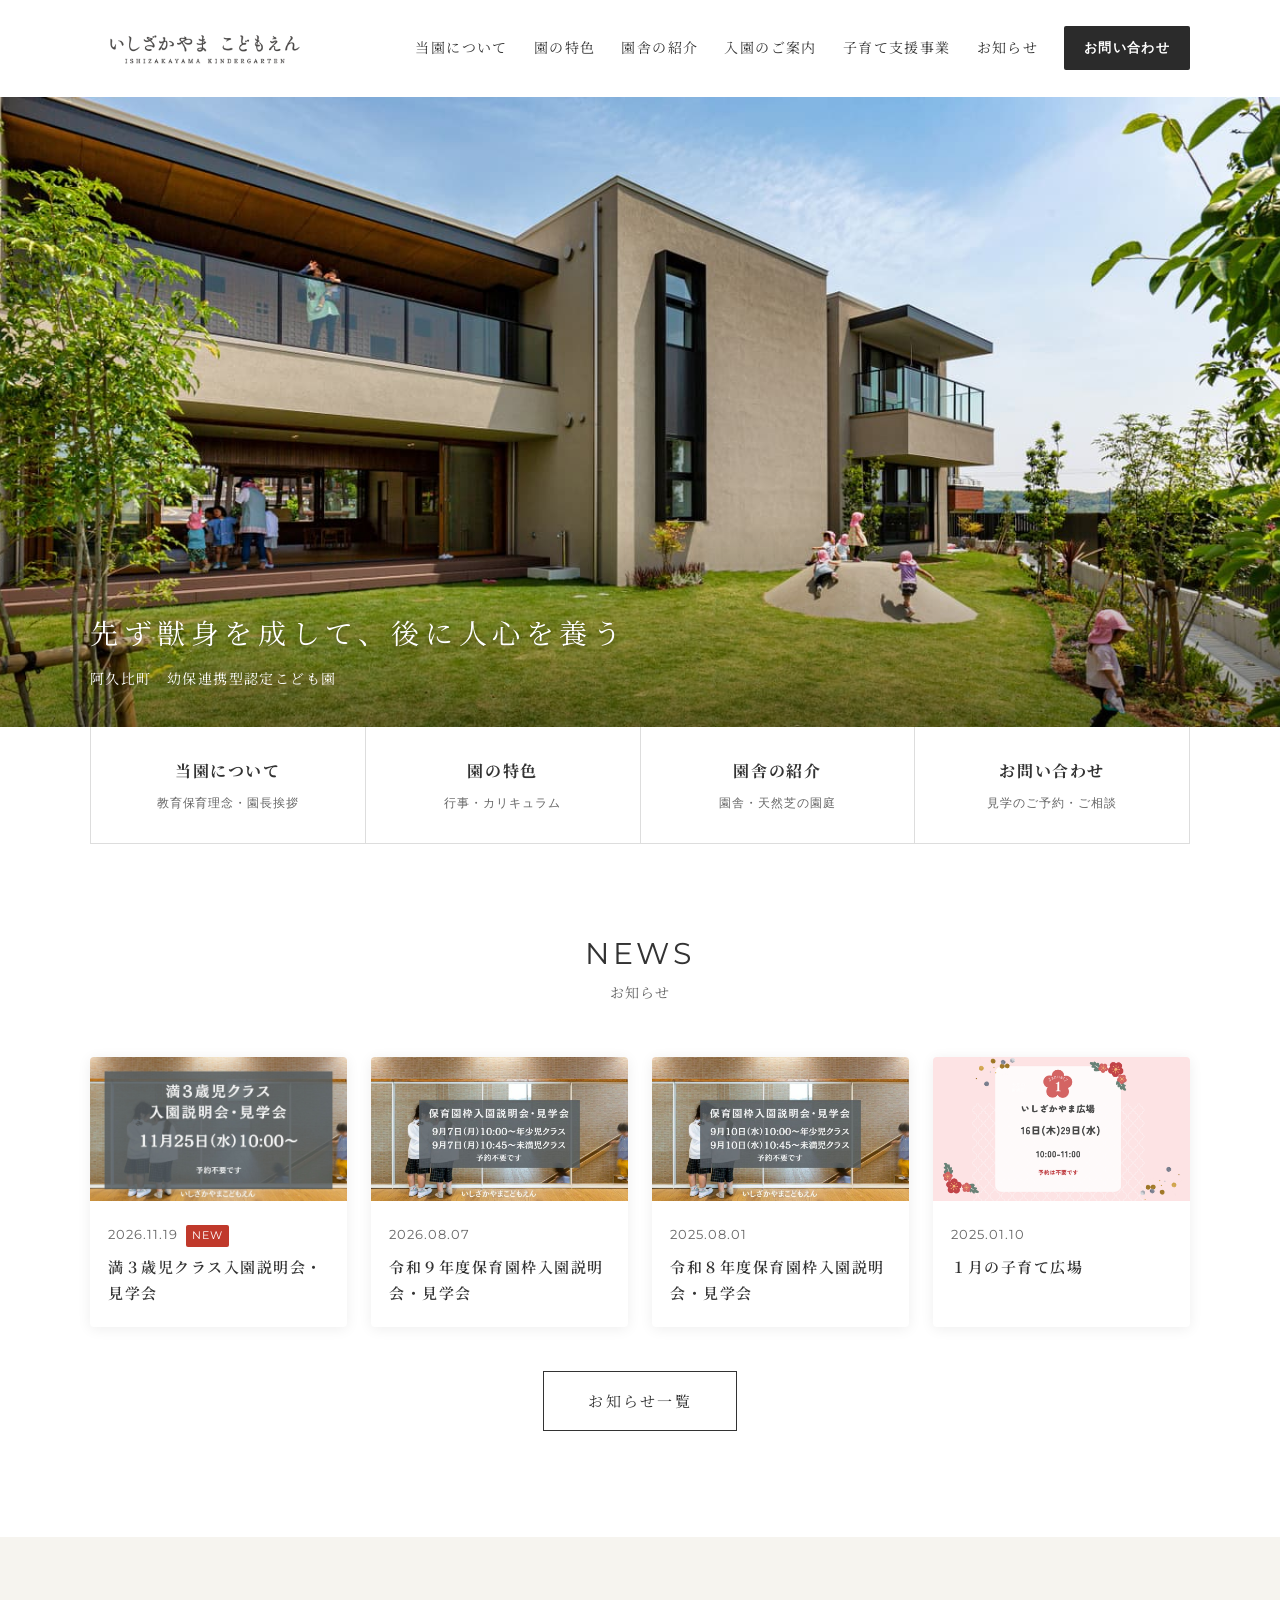
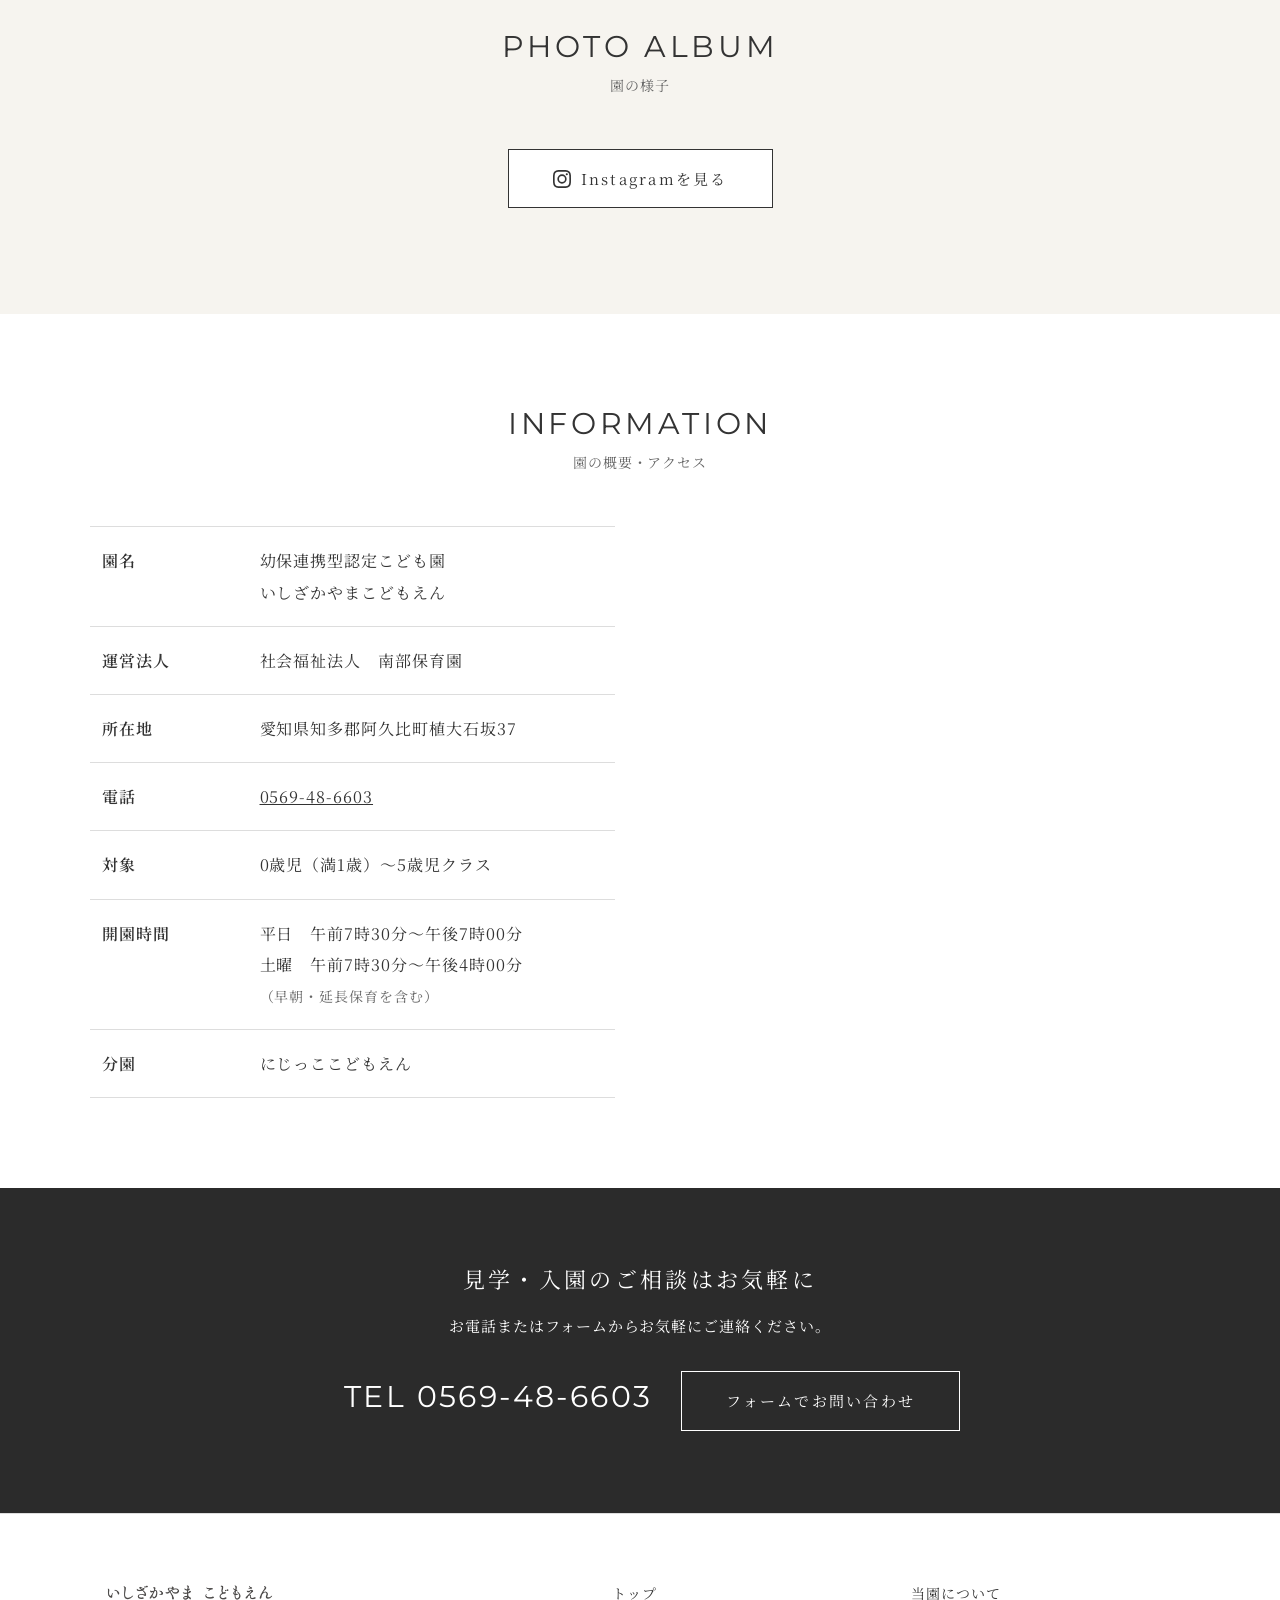
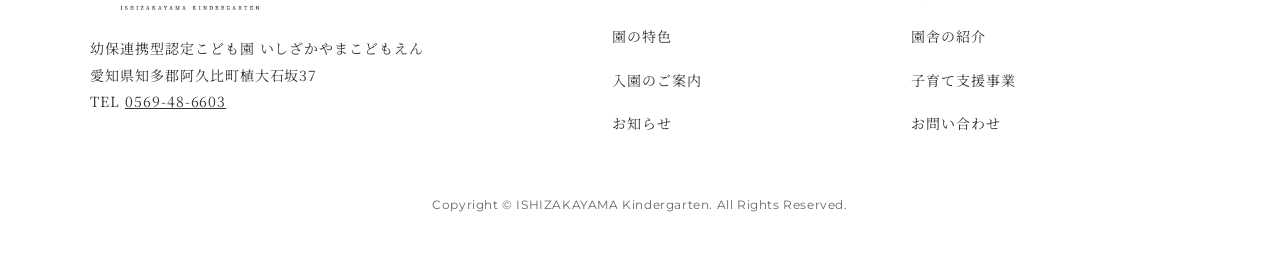
<file: index.html>
<!DOCTYPE html>
<html lang="ja">
<head>
<meta charset="utf-8">
<meta name="viewport" content="width=device-width, initial-scale=1">
<title>いしざかやまこどもえん｜阿久比町の幼保連携型認定こども園</title>
<meta name="description" content="愛知県阿久比町の幼保連携型認定こども園いしざかやまこどもえん。天然芝の園庭で毎日たっぷり外遊び。0歳児（満1歳）から5歳児まで、幼稚園枠・保育園枠・満3歳クラスがあります。">
<meta property="og:title" content="いしざかやまこどもえん｜阿久比町の幼保連携型認定こども園">
<meta property="og:description" content="愛知県阿久比町の幼保連携型認定こども園いしざかやまこどもえん。天然芝の園庭で毎日たっぷり外遊び。0歳児（満1歳）から5歳児まで、幼稚園枠・保育園枠・満3歳クラスがあります。">
<meta property="og:type" content="website">
<meta property="og:image" content="https://www.agui-nanbuhoikuen.com/img/hero.jpg">
<link rel="preconnect" href="https://fonts.googleapis.com">
<link rel="preconnect" href="https://fonts.gstatic.com" crossorigin>
<link href="https://fonts.googleapis.com/css2?family=Montserrat:wght@400;500&family=Noto+Serif+JP:wght@400;600&display=swap" rel="stylesheet">
<link rel="stylesheet" href="css/style.css?v=3">
<!-- Google アナリティクス（旧サイトと同じID） -->
<script async src="https://www.googletagmanager.com/gtag/js?id=G-PF4BGCXYCD"></script>
<script>window.dataLayer=window.dataLayer||[];function gtag(){dataLayer.push(arguments);}gtag('js',new Date());gtag('config','G-PF4BGCXYCD');</script>
<link rel="canonical" href="https://www.agui-nanbuhoikuen.com/">
<meta property="og:url" content="https://www.agui-nanbuhoikuen.com/">
<script type="application/ld+json">
{
 "@context": "https://schema.org",
 "@type": "Preschool",
 "name": "いしざかやまこどもえん",
 "alternateName": "阿久比町幼保連携型認定こども園いしざかやまこどもえん",
 "url": "https://www.agui-nanbuhoikuen.com/",
 "logo": "https://www.agui-nanbuhoikuen.com/img/logo.png",
 "image": "https://www.agui-nanbuhoikuen.com/img/hero.jpg",
 "telephone": "+81-569-48-6603",
 "address": {
  "@type": "PostalAddress",
  "addressCountry": "JP",
  "addressRegion": "愛知県",
  "postalCode": "470-2216",
  "addressLocality": "知多郡阿久比町",
  "streetAddress": "植大石坂37"
 },
 "parentOrganization": {
  "@type": "Organization",
  "name": "社会福祉法人 南部保育園"
 },
 "sameAs": [
  "https://www.instagram.com/ishizakayama_kindergarten/"
 ]
}
</script>
<script type="application/ld+json">
{
 "@context": "https://schema.org",
 "@type": "WebSite",
 "name": "いしざかやまこどもえん",
 "alternateName": [
  "いしざかやま こどもえん",
  "阿久比町幼保連携型認定こども園いしざかやまこどもえん"
 ],
 "url": "https://www.agui-nanbuhoikuen.com/"
}
</script>
<link rel="icon" href="/icon-48.png" sizes="48x48" type="image/png">
<link rel="icon" href="/icon-192.png" sizes="192x192" type="image/png">
<link rel="apple-touch-icon" href="/apple-touch-icon.png">
</head>
<body>
<a class="skip" href="#main">本文へ移動</a>
<header class="site-header">
  <div class="container header-inner">
    <a class="logo" href="index.html"><img src="img/logo.png" alt="いしざかやま こどもえん" width="1440" height="324"></a>
    <button class="menu-toggle" aria-expanded="false" aria-controls="gnav" aria-label="メニューを開く"><span></span><span></span><span></span></button>
    <nav class="gnav" id="gnav" aria-label="メインメニュー">
      <ul><li><a href="about.html">当園について</a></li><li><a href="service.html">園の特色</a></li><li><a href="ensha.html">園舎の紹介</a></li><li><a href="recruit.html">入園のご案内</a></li><li><a href="kosodate.html">子育て支援事業</a></li><li><a href="news.html">お知らせ</a></li><li><a class="btn-contact" href="contact.html">お問い合わせ</a></li></ul>
    </nav>
  </div>
</header>
<main id="main">

<section class="hero">
  <img src="img/hero.jpg" alt="天然芝の園庭で遊ぶ子どもたちと、いしざかやまこどもえんの園舎" width="1440" height="810" fetchpriority="high">
  <div class="hero-copy"><div class="container">
    <p>先ず獣身を成して、後に人心を養う</p>
    <small>阿久比町　幼保連携型認定こども園</small>
  </div></div>
</section>

<section class="container" style="margin-top:-1px" aria-label="よく見られている情報">
  <div class="quick">
    <a href="about.html"><strong>当園について</strong><span>教育保育理念・園長挨拶</span></a>
    <a href="service.html"><strong>園の特色</strong><span>行事・カリキュラム</span></a>
    <a href="ensha.html"><strong>園舎の紹介</strong><span>園舎・天然芝の園庭</span></a>
    <a href="contact.html"><strong>お問い合わせ</strong><span>見学のご予約・ご相談</span></a>
  </div>
</section>

<section class="sec">
  <div class="container">
    <h2 class="sec-title"><span class="en">NEWS</span><span class="ja">お知らせ</span></h2>
    <div class="news-grid" id="news-top"></div>
    <p class="more"><a class="btn" href="news.html">お知らせ一覧</a></p>
  </div>
</section>

<section class="sec soft">
  <div class="container">
    <h2 class="sec-title"><span class="en">PHOTO ALBUM</span><span class="ja">園の様子</span></h2>

    <!-- ===== Instagram表示枠 =====
         Behold などのサービスでもらった「埋め込みコード」を
         下の <div id="insta-embed"> と </div> の間に貼り付けてください。
         貼ると Instagram の最新投稿が表示され、下の園の写真は自動で隠れます。
         （読み込めなかった時は園の写真が表示されます） -->
    <div id="insta-embed" class="insta-embed">
      <behold-widget feed-id="vuVF0RftCF0E1iYM2xK3"></behold-widget>
      <script>
        (() => {
          if(window.__bhldScript)return;window.__bhldScript=true;
          const d=document,s=d.createElement("script");s.type="module";
          s.src="https://w.behold.so/widget.js";setTimeout(()=>{d.head.append(s);},0);
        })();
      </script>
    </div>

    <div class="gallery fade" id="insta-fallback">
      <img src="img/garden.jpg" alt="天然芝の園庭" loading="lazy" data-zoom>
      <img src="img/undoukai.jpg" alt="運動会" loading="lazy" data-zoom>
      <img src="img/rhythmic.jpg" alt="リトミック" loading="lazy" data-zoom>
      <img src="img/natsumatsuri.jpg" alt="夏まつり" loading="lazy" data-zoom>
      <img src="img/asobiba.jpg" alt="園内の遊び場" loading="lazy" data-zoom>
      <img src="img/taisou.jpg" alt="体操教室" loading="lazy" data-zoom>
      <img src="img/kame.jpg" alt="園で飼っているリクガメ" loading="lazy" data-zoom>
      <img src="img/garden2.jpg" alt="第２園庭" loading="lazy" data-zoom>
    </div>
    <p class="more"><a class="btn insta-btn" href="https://www.instagram.com/ishizakayama_kindergarten/" target="_blank" rel="noopener">Instagramを見る<span class="sr"> （新しいタブで開きます）</span></a></p>
  </div>
</section>

<section class="sec">
  <div class="container">
    <h2 class="sec-title"><span class="en">INFORMATION</span><span class="ja">園の概要・アクセス</span></h2>
    <div class="info-wrap">
      <table class="table">
        <tr><th>園名</th><td>幼保連携型認定こども園<br>いしざかやまこどもえん</td></tr>
        <tr><th>運営法人</th><td>社会福祉法人　南部保育園</td></tr>
        <tr><th>所在地</th><td>愛知県知多郡阿久比町植大石坂37</td></tr>
        <tr><th>電話</th><td><a href="tel:0569486603">0569-48-6603</a></td></tr>
        <tr><th>対象</th><td>0歳児（満1歳）〜5歳児クラス</td></tr>
        <tr><th>開園時間</th><td>平日　午前7時30分〜午後7時00分<br>土曜　午前7時30分〜午後4時00分<br><span class="note">（早朝・延長保育を含む）</span></td></tr>
        <tr><th>分園</th><td>にじっここどもえん</td></tr>
      </table>
      <div class="map"><iframe src="https://www.google.com/maps?q=%E6%84%9B%E7%9F%A5%E7%9C%8C%E7%9F%A5%E5%A4%9A%E9%83%A1%E9%98%BF%E4%B9%85%E6%AF%94%E7%94%BA%E6%A4%8D%E5%A4%A7%E7%9F%B3%E5%9D%8237&output=embed" title="いしざかやまこどもえんの地図" loading="lazy" referrerpolicy="no-referrer-when-downgrade"></iframe></div>
    </div>
  </div>
</section>
</main>
<section class="cta">
  <div class="container">
    <h2>見学・入園のご相談はお気軽に</h2>
    <p>お電話またはフォームからお気軽にご連絡ください。</p>
    <a class="tel" href="tel:0569486603">TEL 0569-48-6603</a>
    <a class="btn" href="contact.html">フォームでお問い合わせ</a>
  </div>
</section>
<footer class="site-footer">
  <div class="container footer-grid">
    <div>
      <a class="logo" href="index.html"><img src="img/logo.png" alt="いしざかやま こどもえん" width="1440" height="324"></a>
      <address>
        幼保連携型認定こども園 いしざかやまこどもえん<br>
        愛知県知多郡阿久比町植大石坂37<br>
        TEL <a href="tel:0569486603">0569-48-6603</a>
      </address>
    </div>
    <nav class="fnav" aria-label="フッターメニュー"><ul><li><a href="index.html">トップ</a></li><li><a href="about.html">当園について</a></li><li><a href="service.html">園の特色</a></li><li><a href="ensha.html">園舎の紹介</a></li><li><a href="recruit.html">入園のご案内</a></li><li><a href="kosodate.html">子育て支援事業</a></li><li><a href="news.html">お知らせ</a></li><li><a href="contact.html">お問い合わせ</a></li></ul></nav>
  </div>
  <p class="copyright">Copyright &copy; ISHIZAKAYAMA Kindergarten. All Rights Reserved.</p>
</footer>
<script src="js/news.js?v=3"></script>
<script src="js/main.js?v=2"></script>
</body>
</html>
</file>
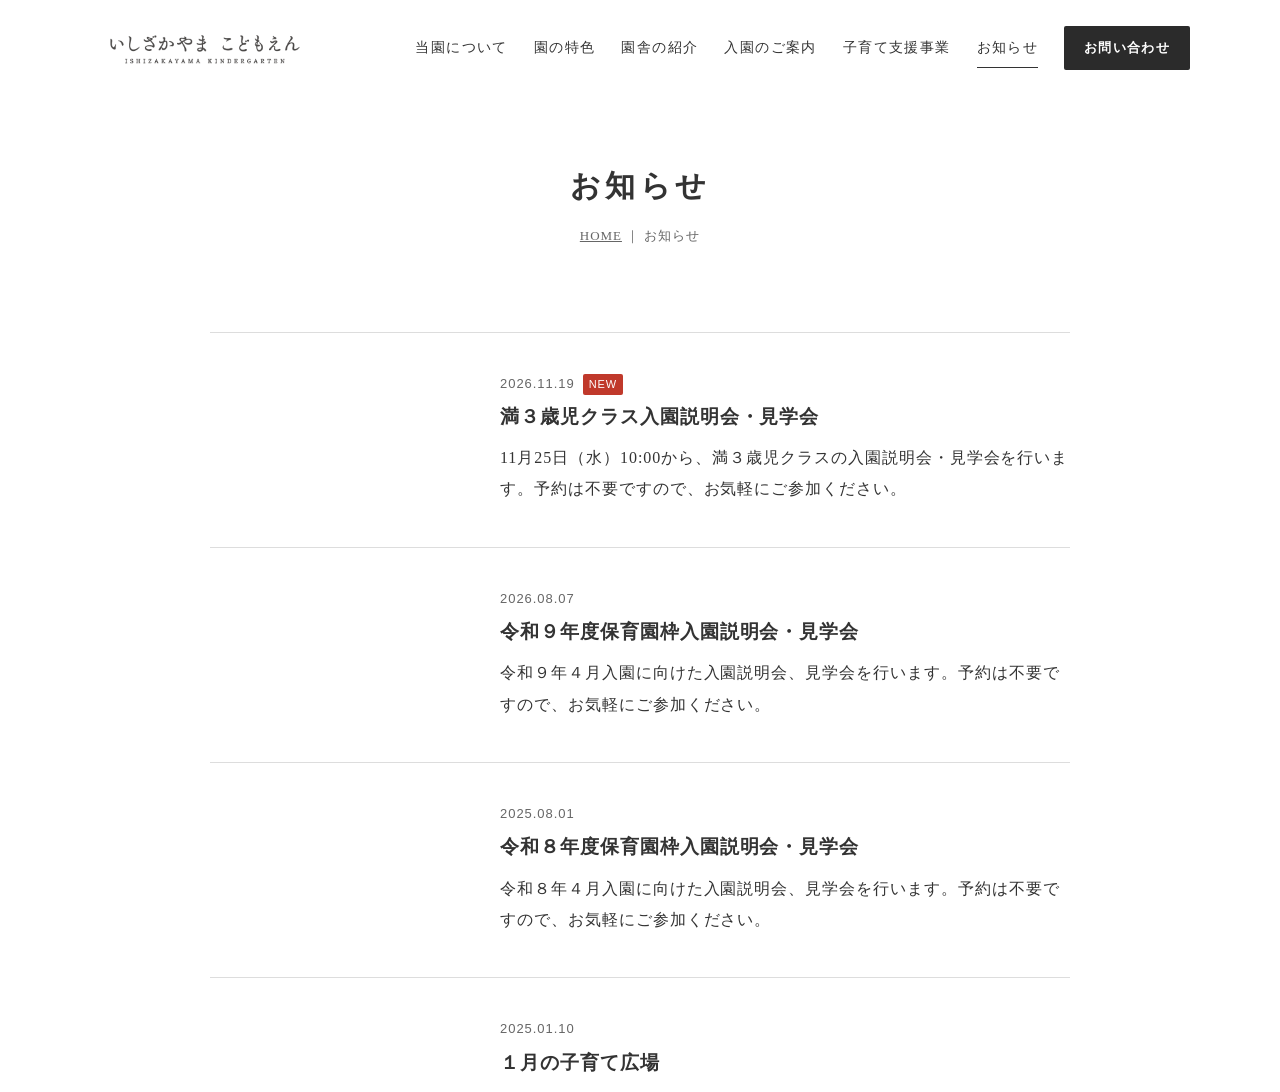
<file: blog/index.html>
<!DOCTYPE html>
<html lang="ja"><head><meta charset="utf-8">
<title>お知らせ│いしざかやまこどもえん</title>
<meta name="robots" content="noindex">
<meta http-equiv="refresh" content="0; url=../news.html">
<link rel="canonical" href="https://www.agui-nanbuhoikuen.com/news.html">
</head><body><p>ホームページは新しくなりました。<a href="../news.html">お知らせページへ</a></p></body></html>
</file>
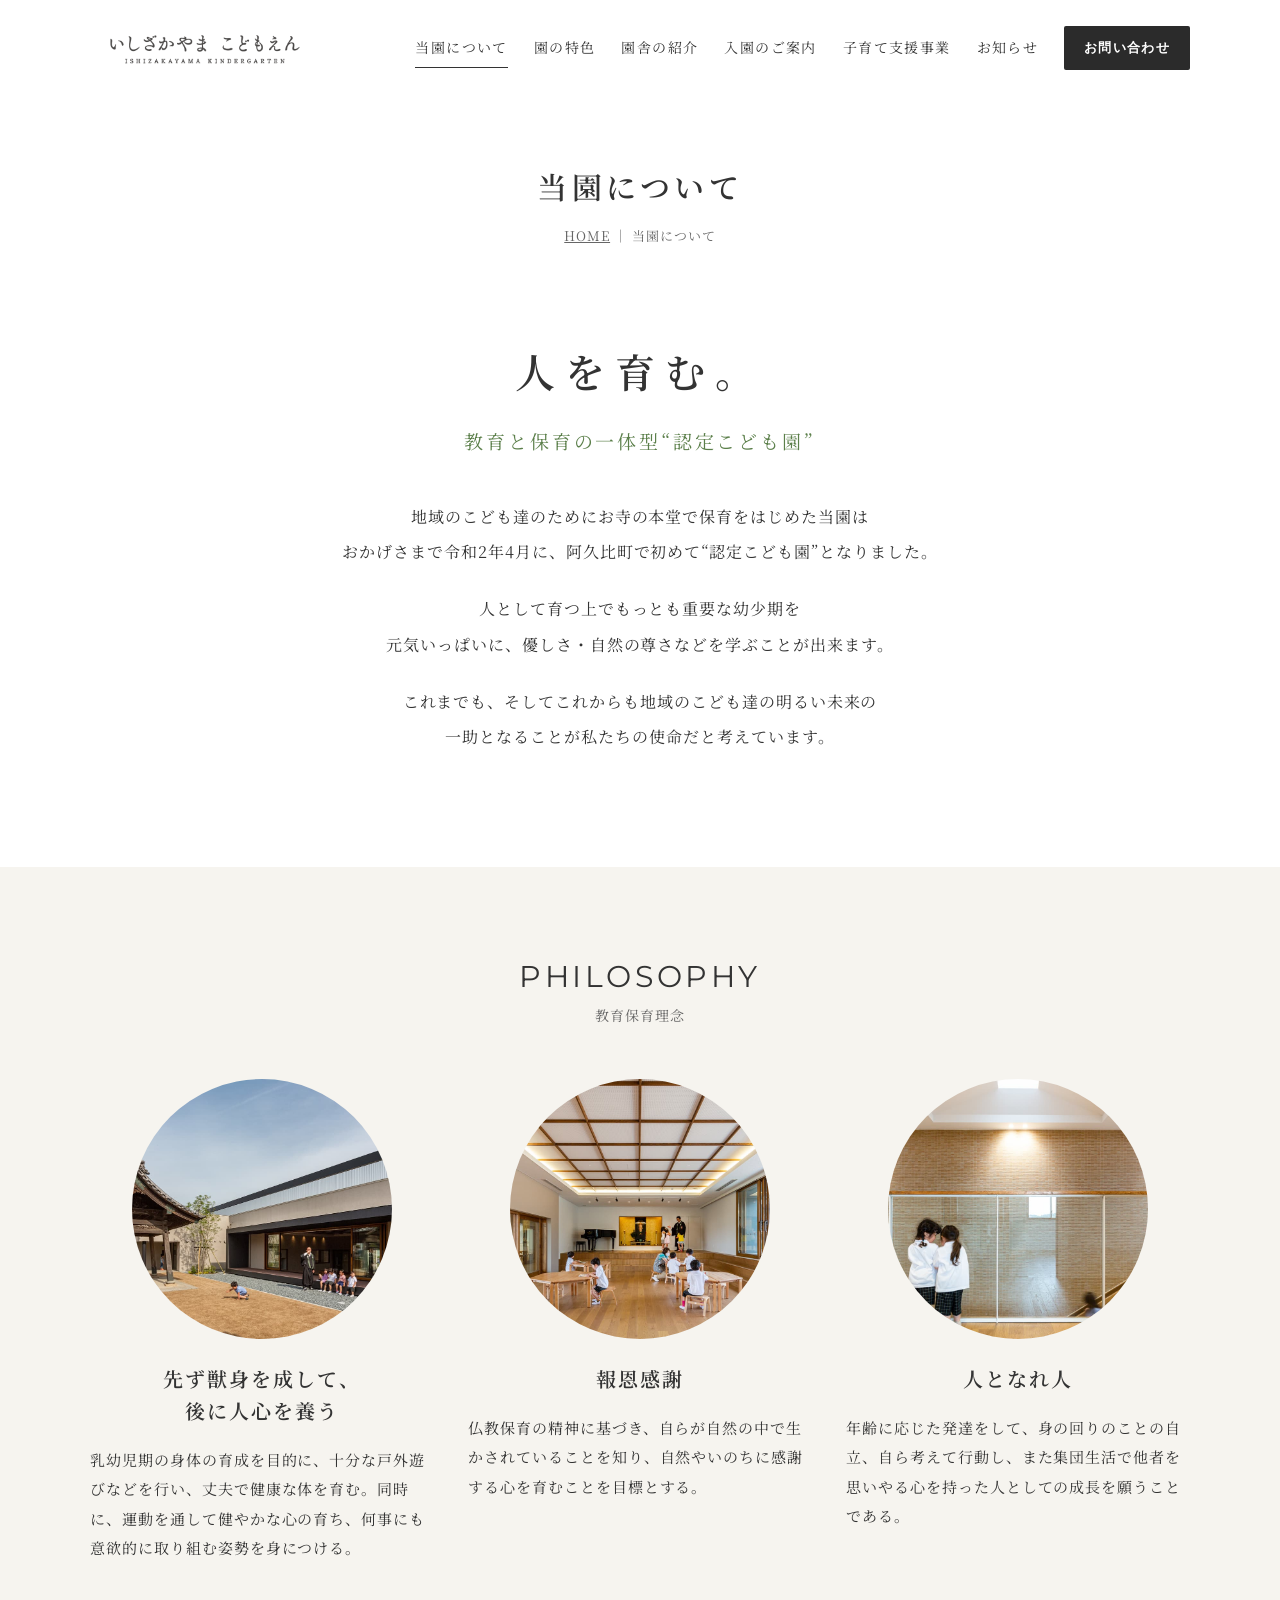
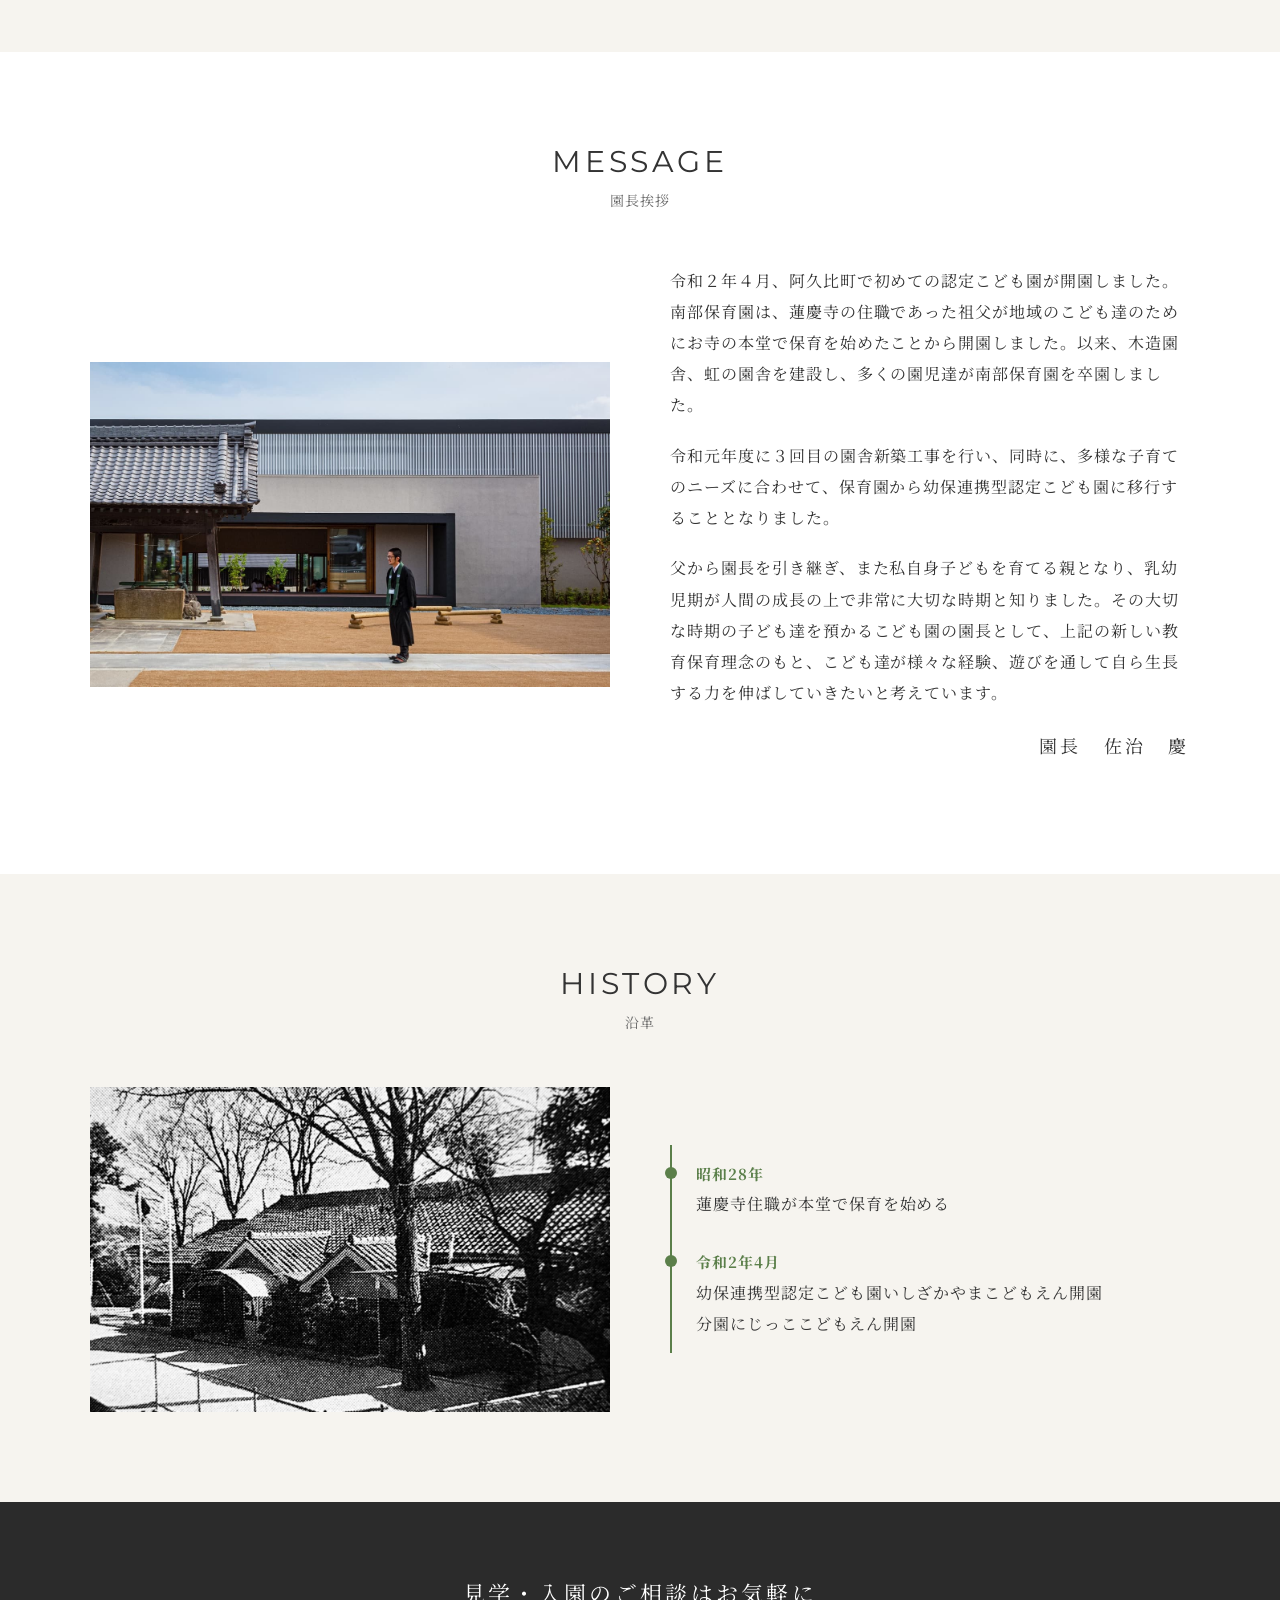
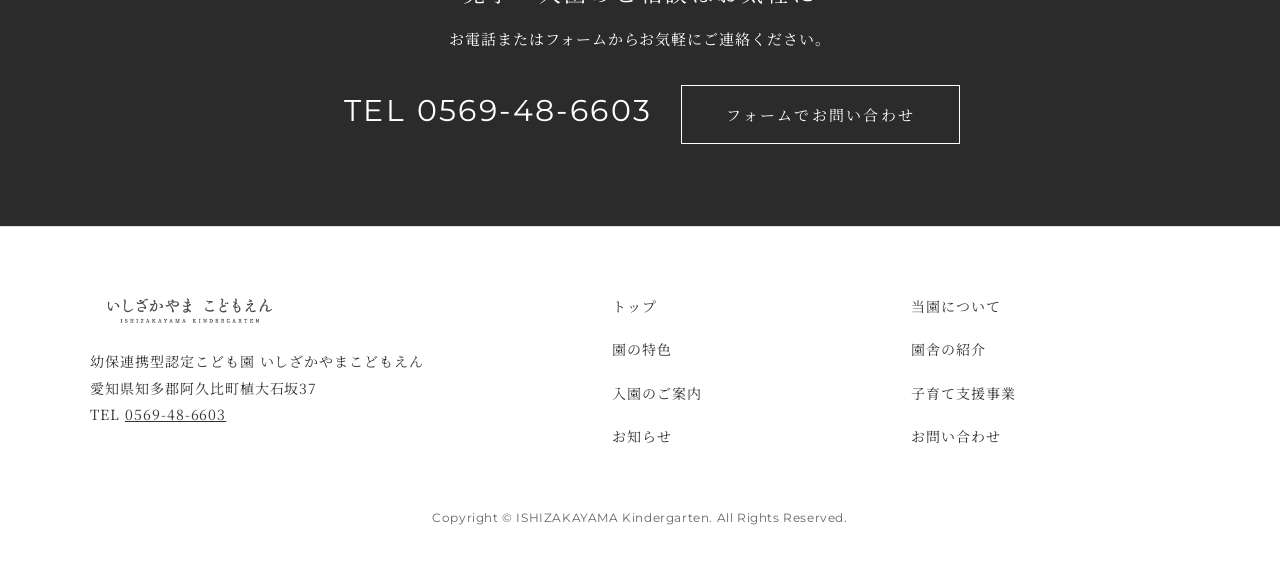
<file: about.html>
<!DOCTYPE html>
<html lang="ja">
<head>
<meta charset="utf-8">
<meta name="viewport" content="width=device-width, initial-scale=1">
<title>当園について｜いしざかやまこどもえん（阿久比町の認定こども園）</title>
<meta name="description" content="いしざかやまこどもえんの教育保育理念、園長挨拶、沿革をご紹介します。">
<meta property="og:title" content="当園について｜いしざかやまこどもえん">
<meta property="og:description" content="いしざかやまこどもえんの教育保育理念、園長挨拶、沿革をご紹介します。">
<meta property="og:type" content="website">
<meta property="og:image" content="https://www.agui-nanbuhoikuen.com/img/hero.jpg">
<link rel="preconnect" href="https://fonts.googleapis.com">
<link rel="preconnect" href="https://fonts.gstatic.com" crossorigin>
<link href="https://fonts.googleapis.com/css2?family=Montserrat:wght@400;500&family=Noto+Serif+JP:wght@400;600&display=swap" rel="stylesheet">
<link rel="stylesheet" href="css/style.css?v=3">
<!-- Google アナリティクス（旧サイトと同じID） -->
<script async src="https://www.googletagmanager.com/gtag/js?id=G-PF4BGCXYCD"></script>
<script>window.dataLayer=window.dataLayer||[];function gtag(){dataLayer.push(arguments);}gtag('js',new Date());gtag('config','G-PF4BGCXYCD');</script>
<link rel="canonical" href="https://www.agui-nanbuhoikuen.com/about.html">
<meta property="og:url" content="https://www.agui-nanbuhoikuen.com/about.html">
<link rel="icon" href="/icon-48.png" sizes="48x48" type="image/png">
<link rel="icon" href="/icon-192.png" sizes="192x192" type="image/png">
<link rel="apple-touch-icon" href="/apple-touch-icon.png">
</head>
<body>
<a class="skip" href="#main">本文へ移動</a>
<header class="site-header">
  <div class="container header-inner">
    <a class="logo" href="index.html"><img src="img/logo.png" alt="いしざかやま こどもえん" width="1440" height="324"></a>
    <button class="menu-toggle" aria-expanded="false" aria-controls="gnav" aria-label="メニューを開く"><span></span><span></span><span></span></button>
    <nav class="gnav" id="gnav" aria-label="メインメニュー">
      <ul><li><a href="about.html" aria-current="page">当園について</a></li><li><a href="service.html">園の特色</a></li><li><a href="ensha.html">園舎の紹介</a></li><li><a href="recruit.html">入園のご案内</a></li><li><a href="kosodate.html">子育て支援事業</a></li><li><a href="news.html">お知らせ</a></li><li><a class="btn-contact" href="contact.html">お問い合わせ</a></li></ul>
    </nav>
  </div>
</header>
<main id="main">
<div class="page-head"><h1>当園について</h1><p class="breadcrumb"><a href="index.html">HOME</a> ｜ 当園について</p></div>
<section class="sec intro" style="padding-top:20px">
  <div class="container fade">
    <h2 class="intro-title">人を育む。</h2>
    <p class="intro-sub">教育と保育の一体型“認定こども園”</p>
    <div class="intro-body">
      <p>地域のこども達のためにお寺の本堂で保育をはじめた当園は<br>おかげさまで令和2年4月に、阿久比町で初めて“認定こども園”となりました。</p>
      <p>人として育つ上でもっとも重要な幼少期を<br>元気いっぱいに、優しさ・自然の尊さなどを学ぶことが出来ます。</p>
      <p>これまでも、そしてこれからも地域のこども達の明るい未来の<br>一助となることが私たちの使命だと考えています。</p>
    </div>
  </div>
</section>
<section class="sec soft">
  <div class="container">
    <h2 class="sec-title"><span class="en">PHILOSOPHY</span><span class="ja">教育保育理念</span></h2>
    <div class="philosophy">
      <article class="fade"><img src="img/about1.jpg" alt="園庭で元気に遊ぶ子どもたち" loading="lazy">
        <h3>先ず獣身を成して、<br>後に人心を養う</h3>
        <p>乳幼児期の身体の育成を目的に、十分な戸外遊びなどを行い、丈夫で健康な体を育む。同時に、運動を通して健やかな心の育ち、何事にも意欲的に取り組む姿勢を身につける。</p></article>
      <article class="fade"><img src="img/about2.jpg" alt="自然の中で過ごす子どもたち" loading="lazy">
        <h3>報恩感謝</h3>
        <p>仏教保育の精神に基づき、自らが自然の中で生かされていることを知り、自然やいのちに感謝する心を育むことを目標とする。</p></article>
      <article class="fade"><img src="img/about3.jpg" alt="友だちと過ごす子どもたち" loading="lazy">
        <h3>人となれ人</h3>
        <p>年齢に応じた発達をして、身の回りのことの自立、自ら考えて行動し、また集団生活で他者を思いやる心を持った人としての成長を願うことである。</p></article>
    </div>
  </div>
</section>

<section class="sec">
  <div class="container">
    <h2 class="sec-title"><span class="en">MESSAGE</span><span class="ja">園長挨拶</span></h2>
    <div class="media">
      <div class="media-img"><img src="img/director.jpg" alt="いしざかやまこどもえん" loading="lazy"></div>
      <div class="greeting">
        <p>令和２年４月、阿久比町で初めての認定こども園が開園しました。南部保育園は、蓮慶寺の住職であった祖父が地域のこども達のためにお寺の本堂で保育を始めたことから開園しました。以来、木造園舎、虹の園舎を建設し、多くの園児達が南部保育園を卒園しました。</p>
        <p>令和元年度に３回目の園舎新築工事を行い、同時に、多様な子育てのニーズに合わせて、保育園から幼保連携型認定こども園に移行することとなりました。</p>
        <p>父から園長を引き継ぎ、また私自身子どもを育てる親となり、乳幼児期が人間の成長の上で非常に大切な時期と知りました。その大切な時期の子ども達を預かるこども園の園長として、上記の新しい教育保育理念のもと、こども達が様々な経験、遊びを通して自ら生長する力を伸ばしていきたいと考えています。</p>
        <p class="sign">園長　佐治　慶</p>
      </div>
    </div>
  </div>
</section>

<section class="sec soft">
  <div class="container">
    <h2 class="sec-title"><span class="en">HISTORY</span><span class="ja">沿革</span></h2>
    <div class="media">
      <div class="media-img"><img src="img/history.jpg" alt="開園当時の南部保育園の園舎" loading="lazy" data-zoom></div>
      <ol class="timeline">
        <li><b>昭和28年</b>蓮慶寺住職が本堂で保育を始める</li>
        <li><b>令和2年4月</b>幼保連携型認定こども園いしざかやまこどもえん開園<br>分園にじっここどもえん開園</li>
      </ol>
    </div>
  </div>
</section>
</main>
<section class="cta">
  <div class="container">
    <h2>見学・入園のご相談はお気軽に</h2>
    <p>お電話またはフォームからお気軽にご連絡ください。</p>
    <a class="tel" href="tel:0569486603">TEL 0569-48-6603</a>
    <a class="btn" href="contact.html">フォームでお問い合わせ</a>
  </div>
</section>
<footer class="site-footer">
  <div class="container footer-grid">
    <div>
      <a class="logo" href="index.html"><img src="img/logo.png" alt="いしざかやま こどもえん" width="1440" height="324"></a>
      <address>
        幼保連携型認定こども園 いしざかやまこどもえん<br>
        愛知県知多郡阿久比町植大石坂37<br>
        TEL <a href="tel:0569486603">0569-48-6603</a>
      </address>
    </div>
    <nav class="fnav" aria-label="フッターメニュー"><ul><li><a href="index.html">トップ</a></li><li><a href="about.html">当園について</a></li><li><a href="service.html">園の特色</a></li><li><a href="ensha.html">園舎の紹介</a></li><li><a href="recruit.html">入園のご案内</a></li><li><a href="kosodate.html">子育て支援事業</a></li><li><a href="news.html">お知らせ</a></li><li><a href="contact.html">お問い合わせ</a></li></ul></nav>
  </div>
  <p class="copyright">Copyright &copy; ISHIZAKAYAMA Kindergarten. All Rights Reserved.</p>
</footer>

<script src="js/main.js?v=2"></script>
</body>
</html>
</file>
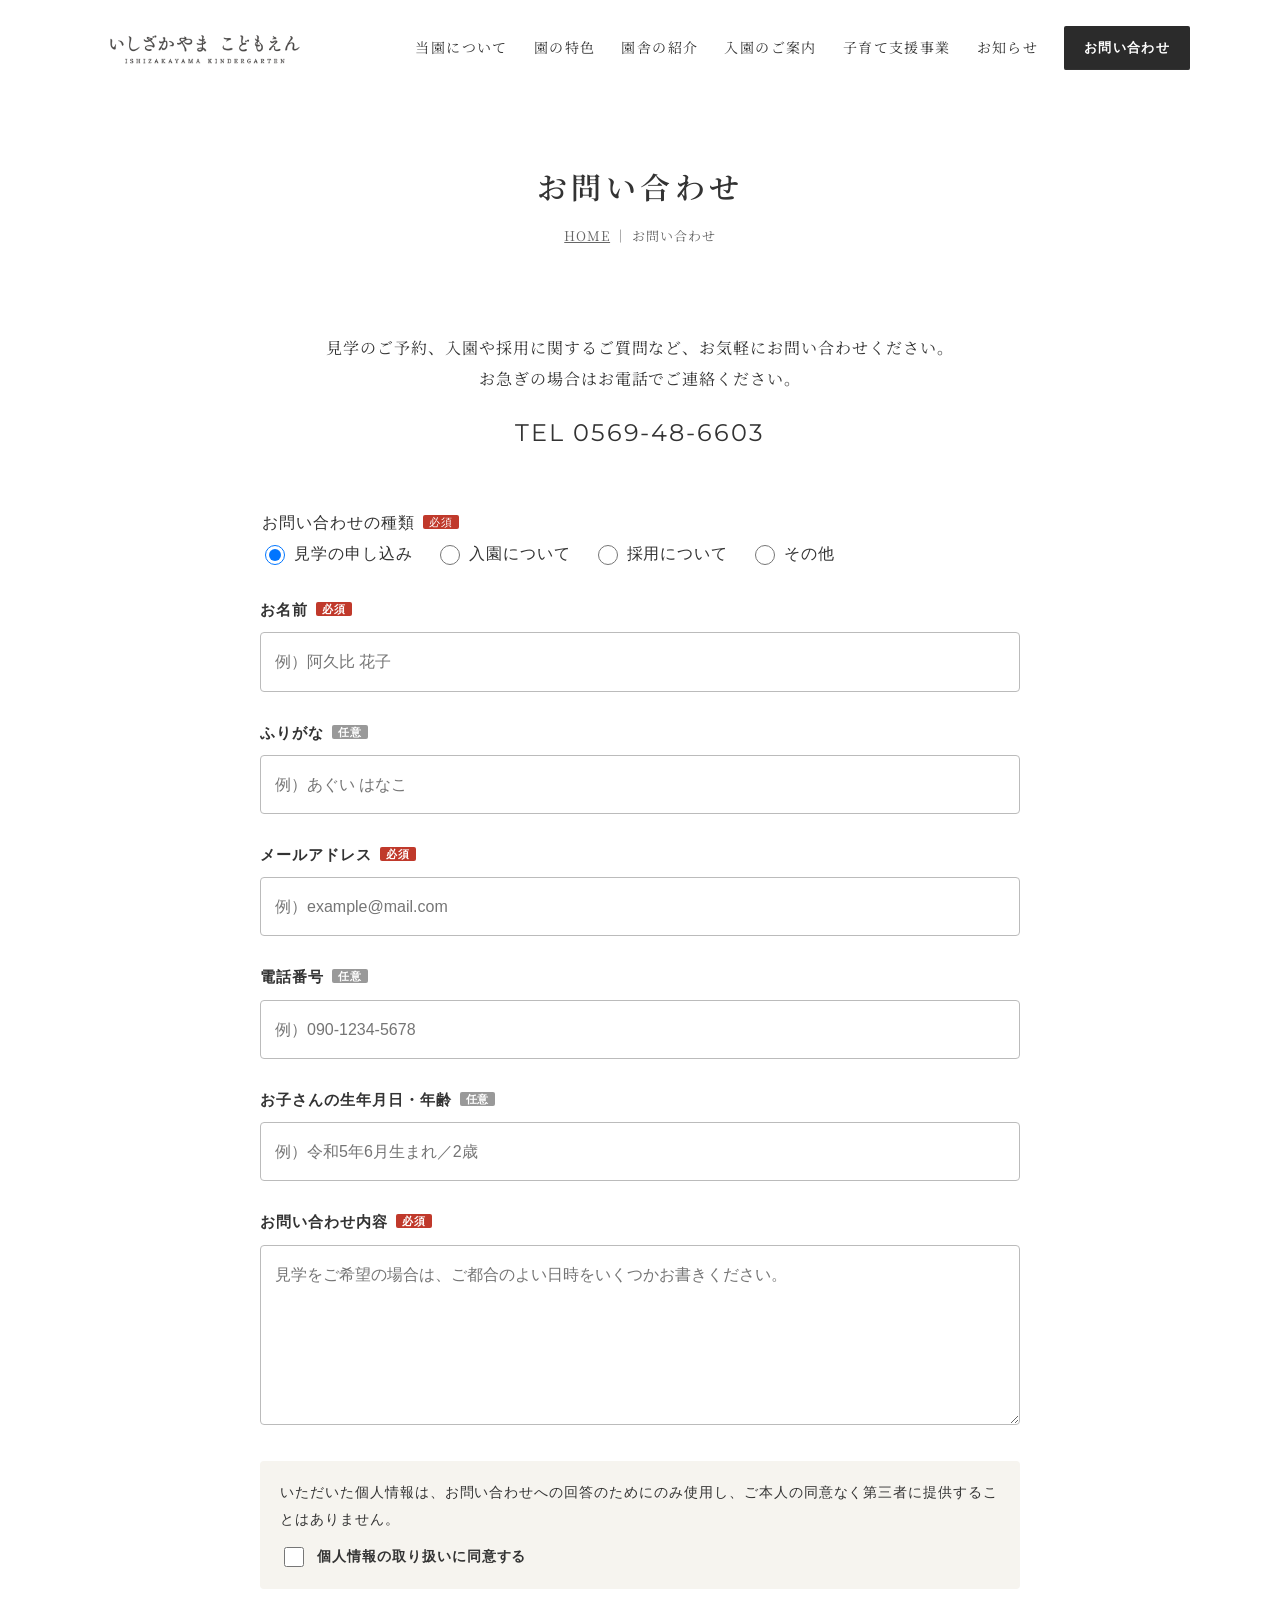
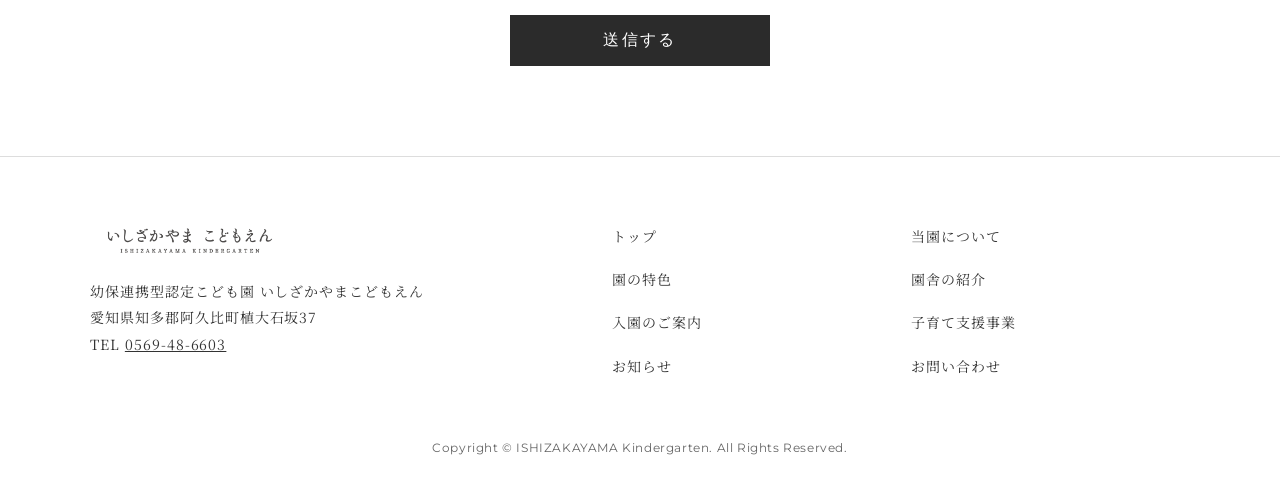
<file: contact.html>
<!DOCTYPE html>
<html lang="ja">
<head>
<meta charset="utf-8">
<meta name="viewport" content="width=device-width, initial-scale=1">
<title>お問い合わせ｜いしざかやまこどもえん（阿久比町の認定こども園）</title>
<meta name="description" content="いしざかやまこどもえんへのお問い合わせ・見学のお申し込みはこちらから。">
<meta property="og:title" content="お問い合わせ｜いしざかやまこどもえん">
<meta property="og:description" content="いしざかやまこどもえんへのお問い合わせ・見学のお申し込みはこちらから。">
<meta property="og:type" content="website">
<meta property="og:image" content="https://www.agui-nanbuhoikuen.com/img/hero.jpg">
<link rel="preconnect" href="https://fonts.googleapis.com">
<link rel="preconnect" href="https://fonts.gstatic.com" crossorigin>
<link href="https://fonts.googleapis.com/css2?family=Montserrat:wght@400;500&family=Noto+Serif+JP:wght@400;600&display=swap" rel="stylesheet">
<link rel="stylesheet" href="css/style.css?v=3">
<!-- Google アナリティクス（旧サイトと同じID） -->
<script async src="https://www.googletagmanager.com/gtag/js?id=G-PF4BGCXYCD"></script>
<script>window.dataLayer=window.dataLayer||[];function gtag(){dataLayer.push(arguments);}gtag('js',new Date());gtag('config','G-PF4BGCXYCD');</script>
<link rel="canonical" href="https://www.agui-nanbuhoikuen.com/contact.html">
<meta property="og:url" content="https://www.agui-nanbuhoikuen.com/contact.html">
<link rel="icon" href="/icon-48.png" sizes="48x48" type="image/png">
<link rel="icon" href="/icon-192.png" sizes="192x192" type="image/png">
<link rel="apple-touch-icon" href="/apple-touch-icon.png">
</head>
<body>
<a class="skip" href="#main">本文へ移動</a>
<header class="site-header">
  <div class="container header-inner">
    <a class="logo" href="index.html"><img src="img/logo.png" alt="いしざかやま こどもえん" width="1440" height="324"></a>
    <button class="menu-toggle" aria-expanded="false" aria-controls="gnav" aria-label="メニューを開く"><span></span><span></span><span></span></button>
    <nav class="gnav" id="gnav" aria-label="メインメニュー">
      <ul><li><a href="about.html">当園について</a></li><li><a href="service.html">園の特色</a></li><li><a href="ensha.html">園舎の紹介</a></li><li><a href="recruit.html">入園のご案内</a></li><li><a href="kosodate.html">子育て支援事業</a></li><li><a href="news.html">お知らせ</a></li><li><a class="btn-contact" href="contact.html" aria-current="page">お問い合わせ</a></li></ul>
    </nav>
  </div>
</header>
<main id="main">
<div class="page-head"><h1>お問い合わせ</h1><p class="breadcrumb"><a href="index.html">HOME</a> ｜ お問い合わせ</p></div>
<section class="sec" style="padding-top:20px">
  <div class="container">
    <div class="lead" style="margin-bottom:50px">
      <p>見学のご予約、入園や採用に関するご質問など、お気軽にお問い合わせください。<br>お急ぎの場合はお電話でご連絡ください。</p>
      <p style="font-size:24px;font-family:var(--latin);letter-spacing:.08em;margin:0"><a href="tel:0569486603" style="text-decoration:none">TEL 0569-48-6603</a></p>
          </div>

    <form class="form" id="contact-form" novalidate>
      <div class="form-msg" id="form-msg" role="status" aria-live="polite"></div>
      <input type="hidden" name="_subject" value="【ホームページ】お問い合わせがありました">

      <fieldset>
        <legend>お問い合わせの種類<span class="req">必須</span></legend>
        <div class="radios">
          <label><input type="radio" name="種類" value="見学の申し込み" required checked> 見学の申し込み</label>
          <label><input type="radio" name="種類" value="入園について"> 入園について</label>
          <label><input type="radio" name="種類" value="採用について"> 採用について</label>
          <label><input type="radio" name="種類" value="その他"> その他</label>
        </div>
      </fieldset>

      <div class="field"><label for="f-name">お名前<span class="req">必須</span></label>
        <input type="text" id="f-name" name="お名前" autocomplete="name" required placeholder="例）阿久比 花子"></div>
      <div class="field"><label for="f-kana">ふりがな<span class="opt">任意</span></label>
        <input type="text" id="f-kana" name="ふりがな" placeholder="例）あぐい はなこ"></div>
      <div class="field"><label for="f-email">メールアドレス<span class="req">必須</span></label>
        <input type="email" id="f-email" name="email" autocomplete="email" inputmode="email" required placeholder="例）example@mail.com"></div>
      <div class="field"><label for="f-tel">電話番号<span class="opt">任意</span></label>
        <input type="tel" id="f-tel" name="電話番号" autocomplete="tel" inputmode="tel" placeholder="例）090-1234-5678"></div>
      <div class="field" id="f-child-wrap"><label for="f-child">お子さんの生年月日・年齢<span class="opt">任意</span></label>
        <input type="text" id="f-child" name="お子さんの生年月日・年齢" placeholder="例）令和5年6月生まれ／2歳"></div>
      <div class="field"><label for="f-msg">お問い合わせ内容<span class="req">必須</span></label>
        <textarea id="f-msg" name="お問い合わせ内容" required placeholder="見学をご希望の場合は、ご都合のよい日時をいくつかお書きください。"></textarea></div>

      <div class="hp" aria-hidden="true"><label>空欄のままにしてください<input type="text" name="_gotcha" tabindex="-1" autocomplete="off"></label></div>

      <div class="agree">
        いただいた個人情報は、お問い合わせへの回答のためにのみ使用し、ご本人の同意なく第三者に提供することはありません。
        <label><input type="checkbox" name="個人情報の取り扱い" value="同意する" required> 個人情報の取り扱いに同意する</label>
      </div>
      <div class="submit"><button type="submit" class="btn dark">送信する</button></div>
    </form>
  </div>
</section>
</main>

<footer class="site-footer">
  <div class="container footer-grid">
    <div>
      <a class="logo" href="index.html"><img src="img/logo.png" alt="いしざかやま こどもえん" width="1440" height="324"></a>
      <address>
        幼保連携型認定こども園 いしざかやまこどもえん<br>
        愛知県知多郡阿久比町植大石坂37<br>
        TEL <a href="tel:0569486603">0569-48-6603</a>
      </address>
    </div>
    <nav class="fnav" aria-label="フッターメニュー"><ul><li><a href="index.html">トップ</a></li><li><a href="about.html">当園について</a></li><li><a href="service.html">園の特色</a></li><li><a href="ensha.html">園舎の紹介</a></li><li><a href="recruit.html">入園のご案内</a></li><li><a href="kosodate.html">子育て支援事業</a></li><li><a href="news.html">お知らせ</a></li><li><a href="contact.html">お問い合わせ</a></li></ul></nav>
  </div>
  <p class="copyright">Copyright &copy; ISHIZAKAYAMA Kindergarten. All Rights Reserved.</p>
</footer>

<script src="js/main.js?v=2"></script>
</body>
</html>
</file>
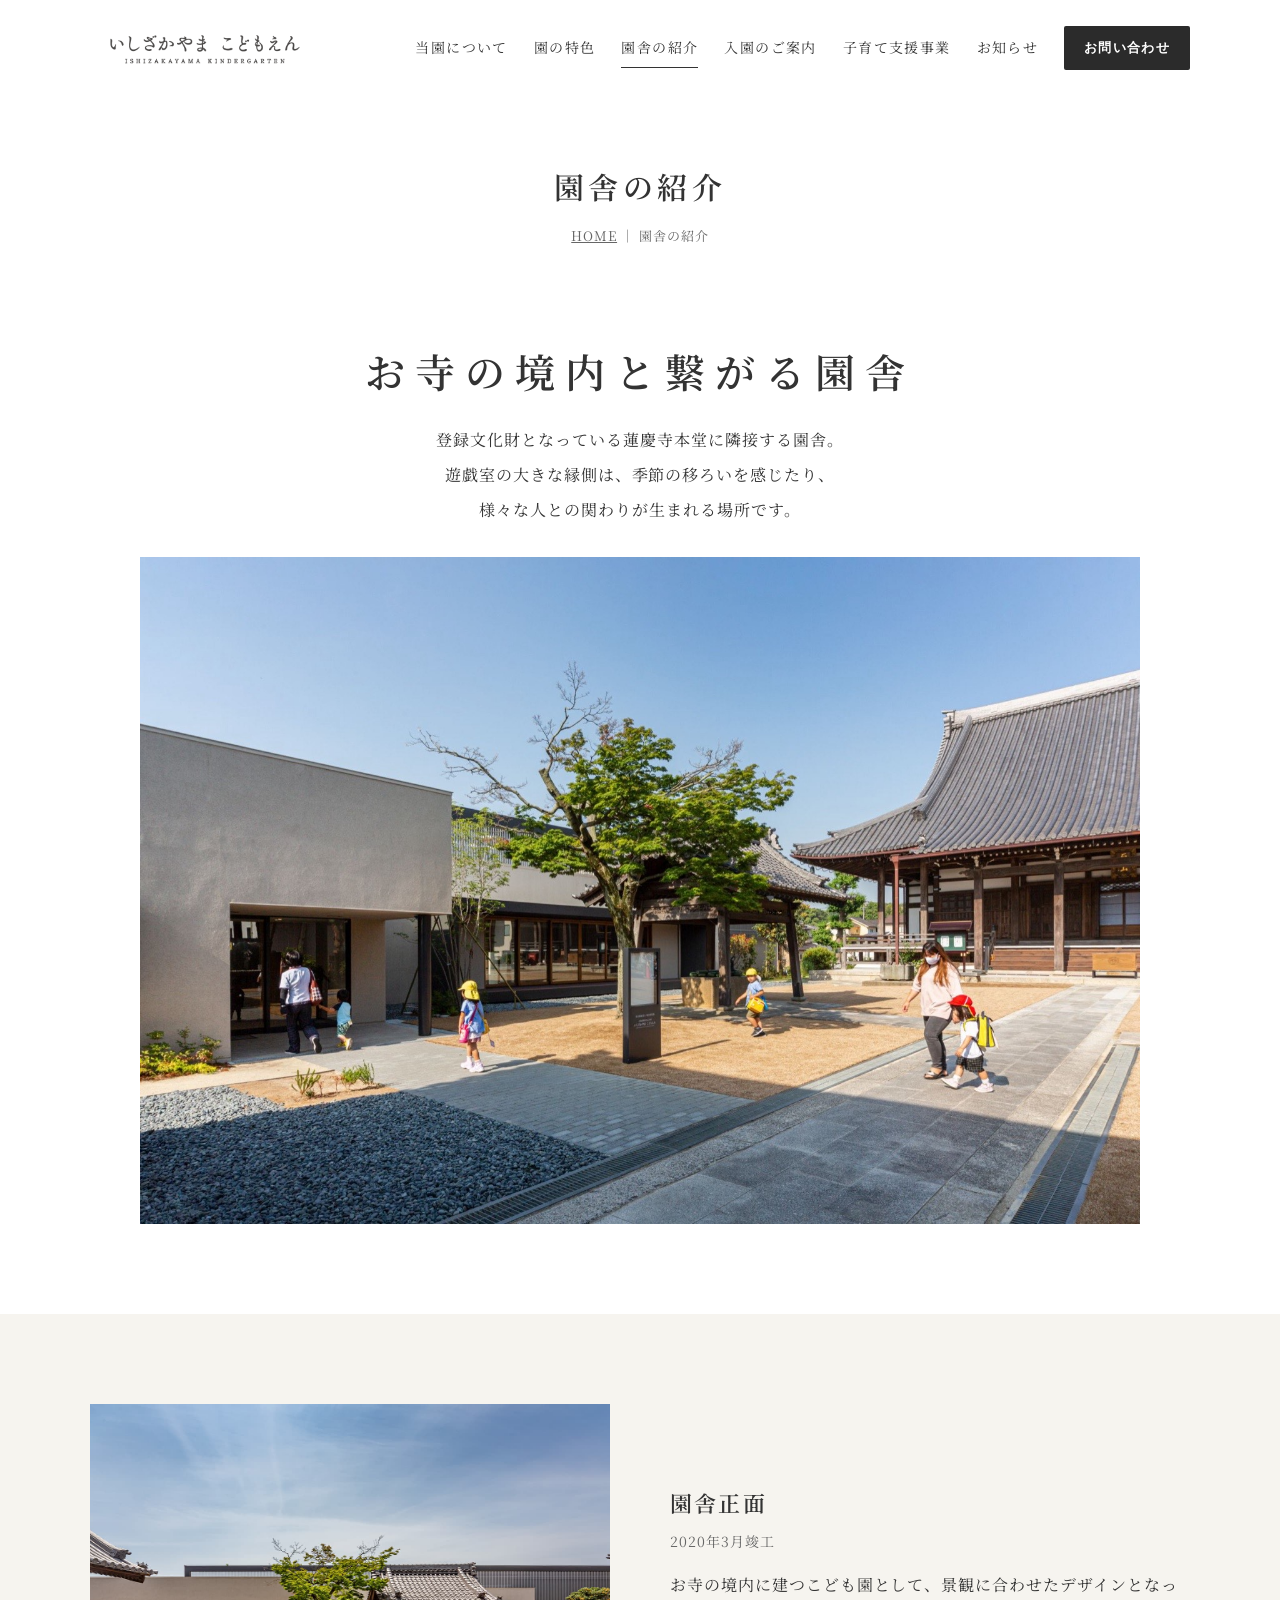
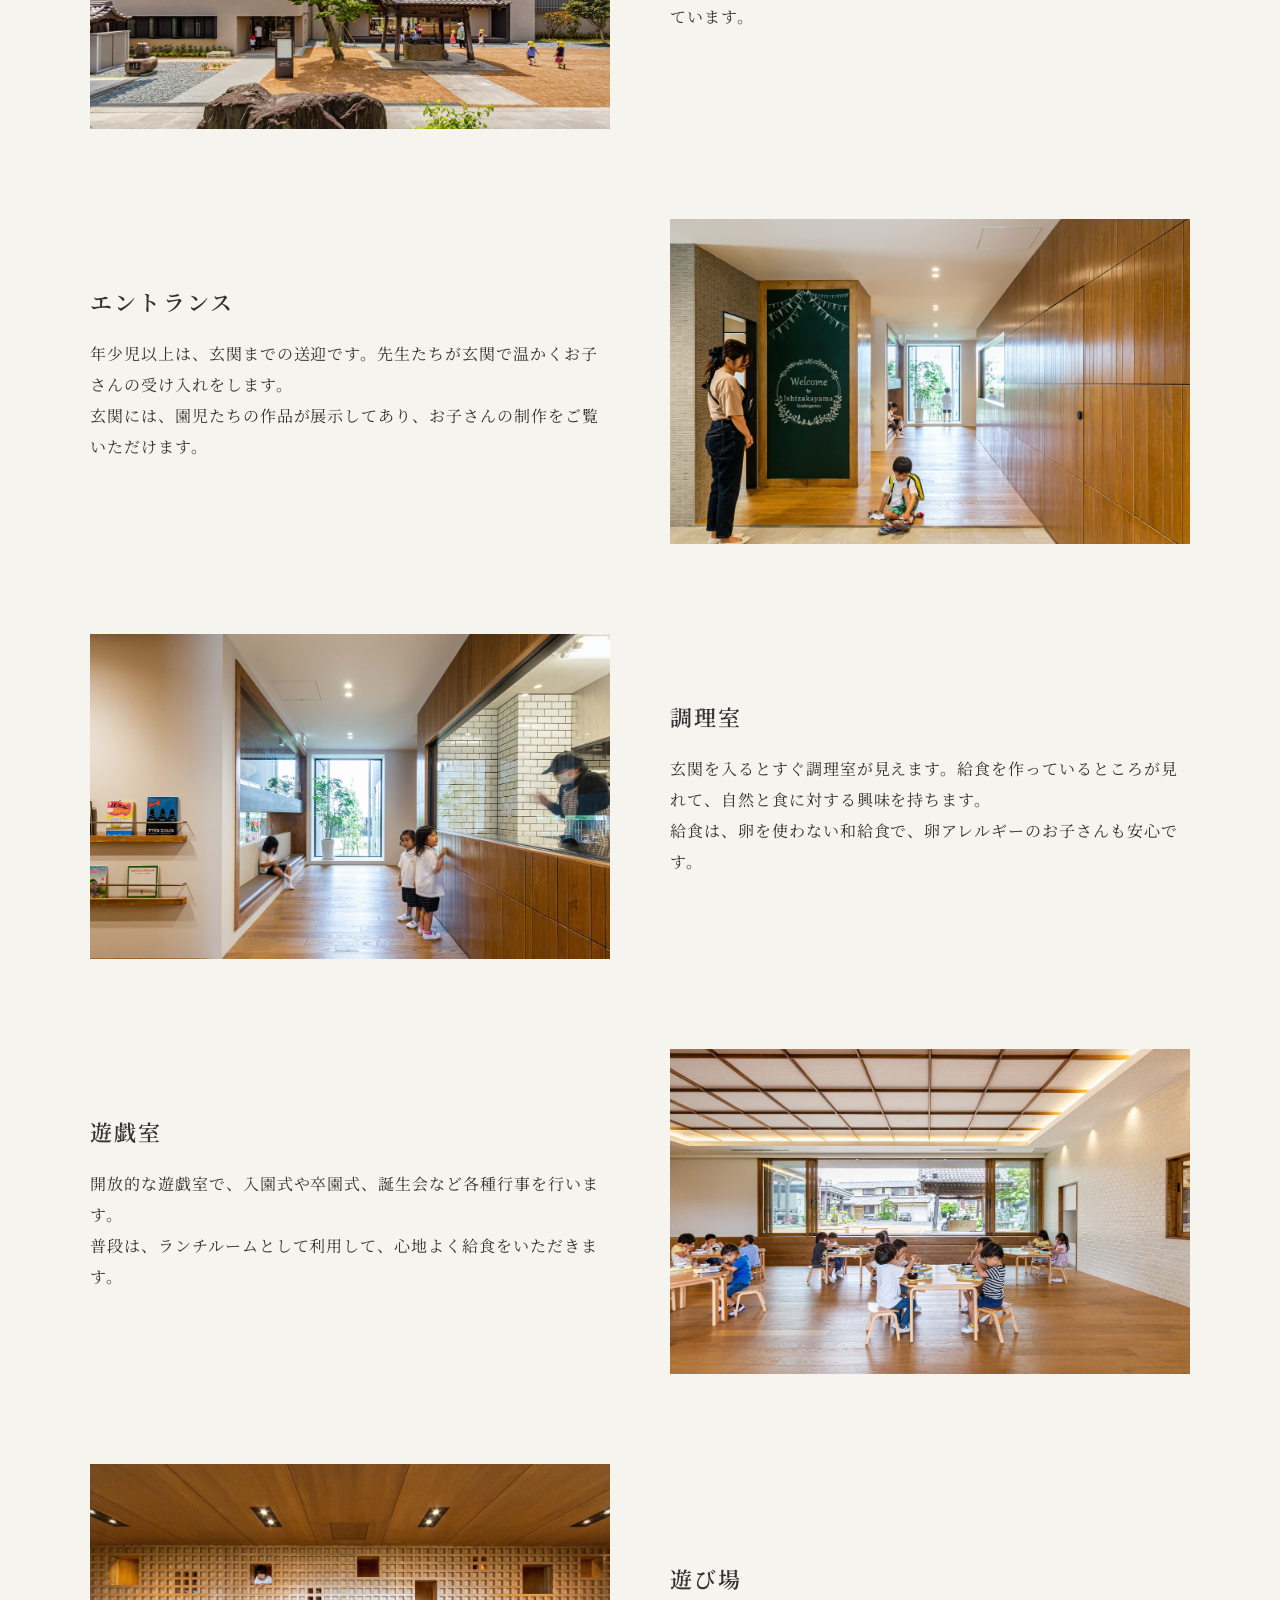
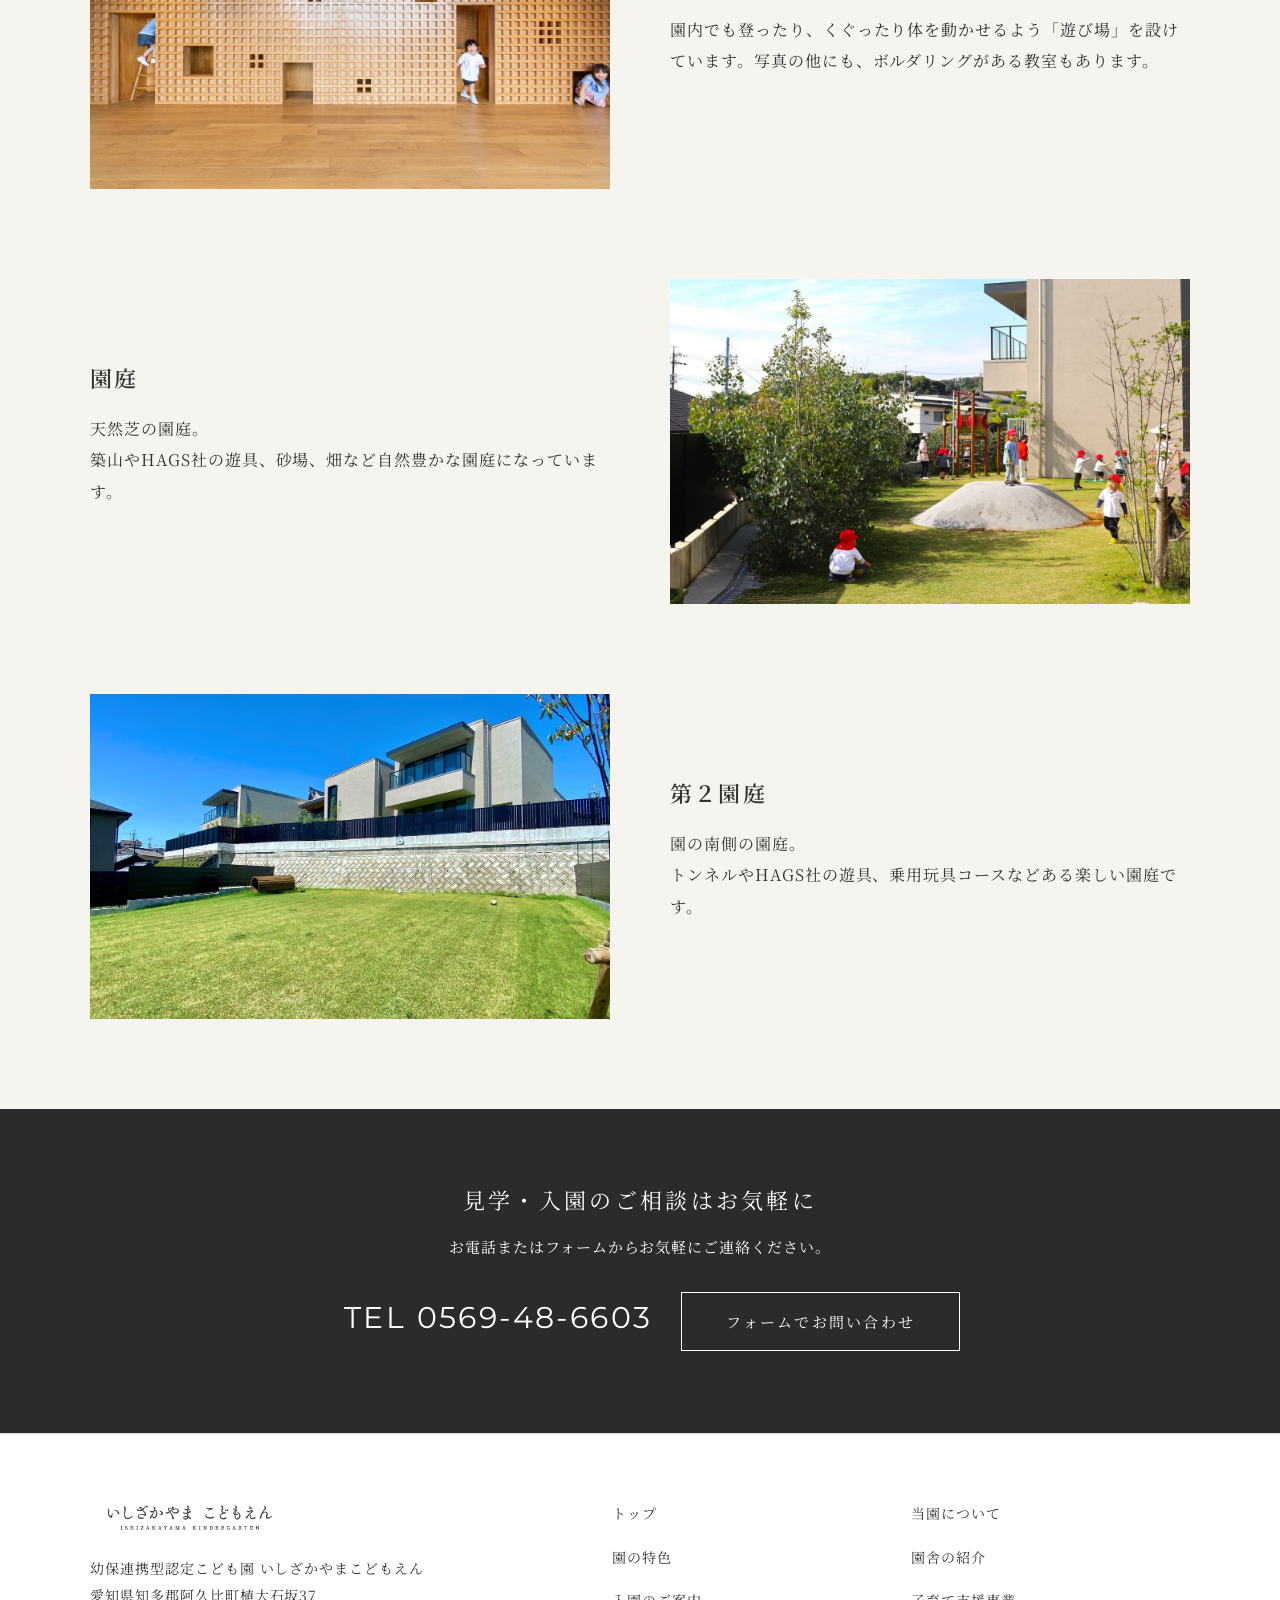
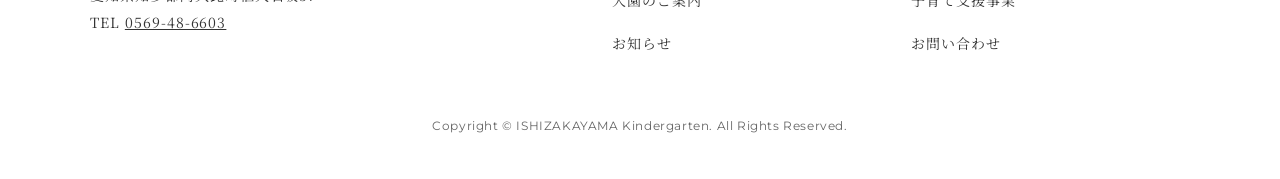
<file: ensha.html>
<!DOCTYPE html>
<html lang="ja">
<head>
<meta charset="utf-8">
<meta name="viewport" content="width=device-width, initial-scale=1">
<title>園舎の紹介｜いしざかやまこどもえん（阿久比町の認定こども園）</title>
<meta name="description" content="2020年3月に竣工した園舎、天然芝の園庭、調理室、遊戯室などをご紹介します。">
<meta property="og:title" content="園舎の紹介｜いしざかやまこどもえん">
<meta property="og:description" content="2020年3月に竣工した園舎、天然芝の園庭、調理室、遊戯室などをご紹介します。">
<meta property="og:type" content="website">
<meta property="og:image" content="https://www.agui-nanbuhoikuen.com/img/hero.jpg">
<link rel="preconnect" href="https://fonts.googleapis.com">
<link rel="preconnect" href="https://fonts.gstatic.com" crossorigin>
<link href="https://fonts.googleapis.com/css2?family=Montserrat:wght@400;500&family=Noto+Serif+JP:wght@400;600&display=swap" rel="stylesheet">
<link rel="stylesheet" href="css/style.css?v=3">
<!-- Google アナリティクス（旧サイトと同じID） -->
<script async src="https://www.googletagmanager.com/gtag/js?id=G-PF4BGCXYCD"></script>
<script>window.dataLayer=window.dataLayer||[];function gtag(){dataLayer.push(arguments);}gtag('js',new Date());gtag('config','G-PF4BGCXYCD');</script>
<link rel="canonical" href="https://www.agui-nanbuhoikuen.com/ensha.html">
<meta property="og:url" content="https://www.agui-nanbuhoikuen.com/ensha.html">
<link rel="icon" href="/icon-48.png" sizes="48x48" type="image/png">
<link rel="icon" href="/icon-192.png" sizes="192x192" type="image/png">
<link rel="apple-touch-icon" href="/apple-touch-icon.png">
</head>
<body>
<a class="skip" href="#main">本文へ移動</a>
<header class="site-header">
  <div class="container header-inner">
    <a class="logo" href="index.html"><img src="img/logo.png" alt="いしざかやま こどもえん" width="1440" height="324"></a>
    <button class="menu-toggle" aria-expanded="false" aria-controls="gnav" aria-label="メニューを開く"><span></span><span></span><span></span></button>
    <nav class="gnav" id="gnav" aria-label="メインメニュー">
      <ul><li><a href="about.html">当園について</a></li><li><a href="service.html">園の特色</a></li><li><a href="ensha.html" aria-current="page">園舎の紹介</a></li><li><a href="recruit.html">入園のご案内</a></li><li><a href="kosodate.html">子育て支援事業</a></li><li><a href="news.html">お知らせ</a></li><li><a class="btn-contact" href="contact.html">お問い合わせ</a></li></ul>
    </nav>
  </div>
</header>
<main id="main">
<div class="page-head"><h1>園舎の紹介</h1><p class="breadcrumb"><a href="index.html">HOME</a> ｜ 園舎の紹介</p></div>
<section class="sec intro" style="padding-top:20px">
  <div class="container fade">
    <h2 class="intro-title">お寺の境内と繋がる園舎</h2>
    <div class="intro-body">
      <p>登録文化財となっている蓮慶寺本堂に隣接する園舎。<br>遊戯室の大きな縁側は、季節の移ろいを感じたり、<br>様々な人との関わりが生まれる場所です。</p>
    </div>
    <img class="intro-photo" src="img/keidai.jpg" alt="蓮慶寺の本堂と境内に隣接する園舎、登園する親子" width="1600" height="1066" data-zoom>
  </div>
</section>
<section class="sec soft"><div class="container"><div class="media fade">
  <div class="media-img"><img src="img/ensha-front.jpg" alt="園舎正面" loading="lazy" data-zoom></div>
  <div><h3>園舎正面</h3><p class="sub">2020年3月竣工</p><p>お寺の境内に建つこども園として、景観に合わせたデザインとなっています。</p></div>
</div><div class="media fade reverse">
  <div class="media-img"><img src="img/entrance.jpg" alt="エントランス" loading="lazy" data-zoom></div>
  <div><h3>エントランス</h3><p>年少児以上は、玄関までの送迎です。先生たちが玄関で温かくお子さんの受け入れをします。<br>玄関には、園児たちの作品が展示してあり、お子さんの制作をご覧いただけます。</p></div>
</div><div class="media fade">
  <div class="media-img"><img src="img/kitchen.jpg" alt="調理室" loading="lazy" data-zoom></div>
  <div><h3>調理室</h3><p>玄関を入るとすぐ調理室が見えます。給食を作っているところが見れて、自然と食に対する興味を持ちます。<br>給食は、卵を使わない和給食で、卵アレルギーのお子さんも安心です。</p></div>
</div><div class="media fade reverse">
  <div class="media-img"><img src="img/yuugi.jpg" alt="遊戯室" loading="lazy" data-zoom></div>
  <div><h3>遊戯室</h3><p>開放的な遊戯室で、入園式や卒園式、誕生会など各種行事を行います。<br>普段は、ランチルームとして利用して、心地よく給食をいただきます。</p></div>
</div><div class="media fade">
  <div class="media-img"><img src="img/asobiba.jpg" alt="遊び場" loading="lazy" data-zoom></div>
  <div><h3>遊び場</h3><p>園内でも登ったり、くぐったり体を動かせるよう「遊び場」を設けています。写真の他にも、ボルダリングがある教室もあります。</p></div>
</div><div class="media fade reverse">
  <div class="media-img"><img src="img/garden.jpg" alt="園庭" loading="lazy" data-zoom></div>
  <div><h3>園庭</h3><p>天然芝の園庭。<br>築山やHAGS社の遊具、砂場、畑など自然豊かな園庭になっています。</p></div>
</div><div class="media fade">
  <div class="media-img"><img src="img/garden2.jpg" alt="第２園庭" loading="lazy" data-zoom></div>
  <div><h3>第２園庭</h3><p>園の南側の園庭。<br>トンネルやHAGS社の遊具、乗用玩具コースなどある楽しい園庭です。</p></div>
</div></div></section>
</main>
<section class="cta">
  <div class="container">
    <h2>見学・入園のご相談はお気軽に</h2>
    <p>お電話またはフォームからお気軽にご連絡ください。</p>
    <a class="tel" href="tel:0569486603">TEL 0569-48-6603</a>
    <a class="btn" href="contact.html">フォームでお問い合わせ</a>
  </div>
</section>
<footer class="site-footer">
  <div class="container footer-grid">
    <div>
      <a class="logo" href="index.html"><img src="img/logo.png" alt="いしざかやま こどもえん" width="1440" height="324"></a>
      <address>
        幼保連携型認定こども園 いしざかやまこどもえん<br>
        愛知県知多郡阿久比町植大石坂37<br>
        TEL <a href="tel:0569486603">0569-48-6603</a>
      </address>
    </div>
    <nav class="fnav" aria-label="フッターメニュー"><ul><li><a href="index.html">トップ</a></li><li><a href="about.html">当園について</a></li><li><a href="service.html">園の特色</a></li><li><a href="ensha.html">園舎の紹介</a></li><li><a href="recruit.html">入園のご案内</a></li><li><a href="kosodate.html">子育て支援事業</a></li><li><a href="news.html">お知らせ</a></li><li><a href="contact.html">お問い合わせ</a></li></ul></nav>
  </div>
  <p class="copyright">Copyright &copy; ISHIZAKAYAMA Kindergarten. All Rights Reserved.</p>
</footer>

<script src="js/main.js?v=2"></script>
</body>
</html>
</file>
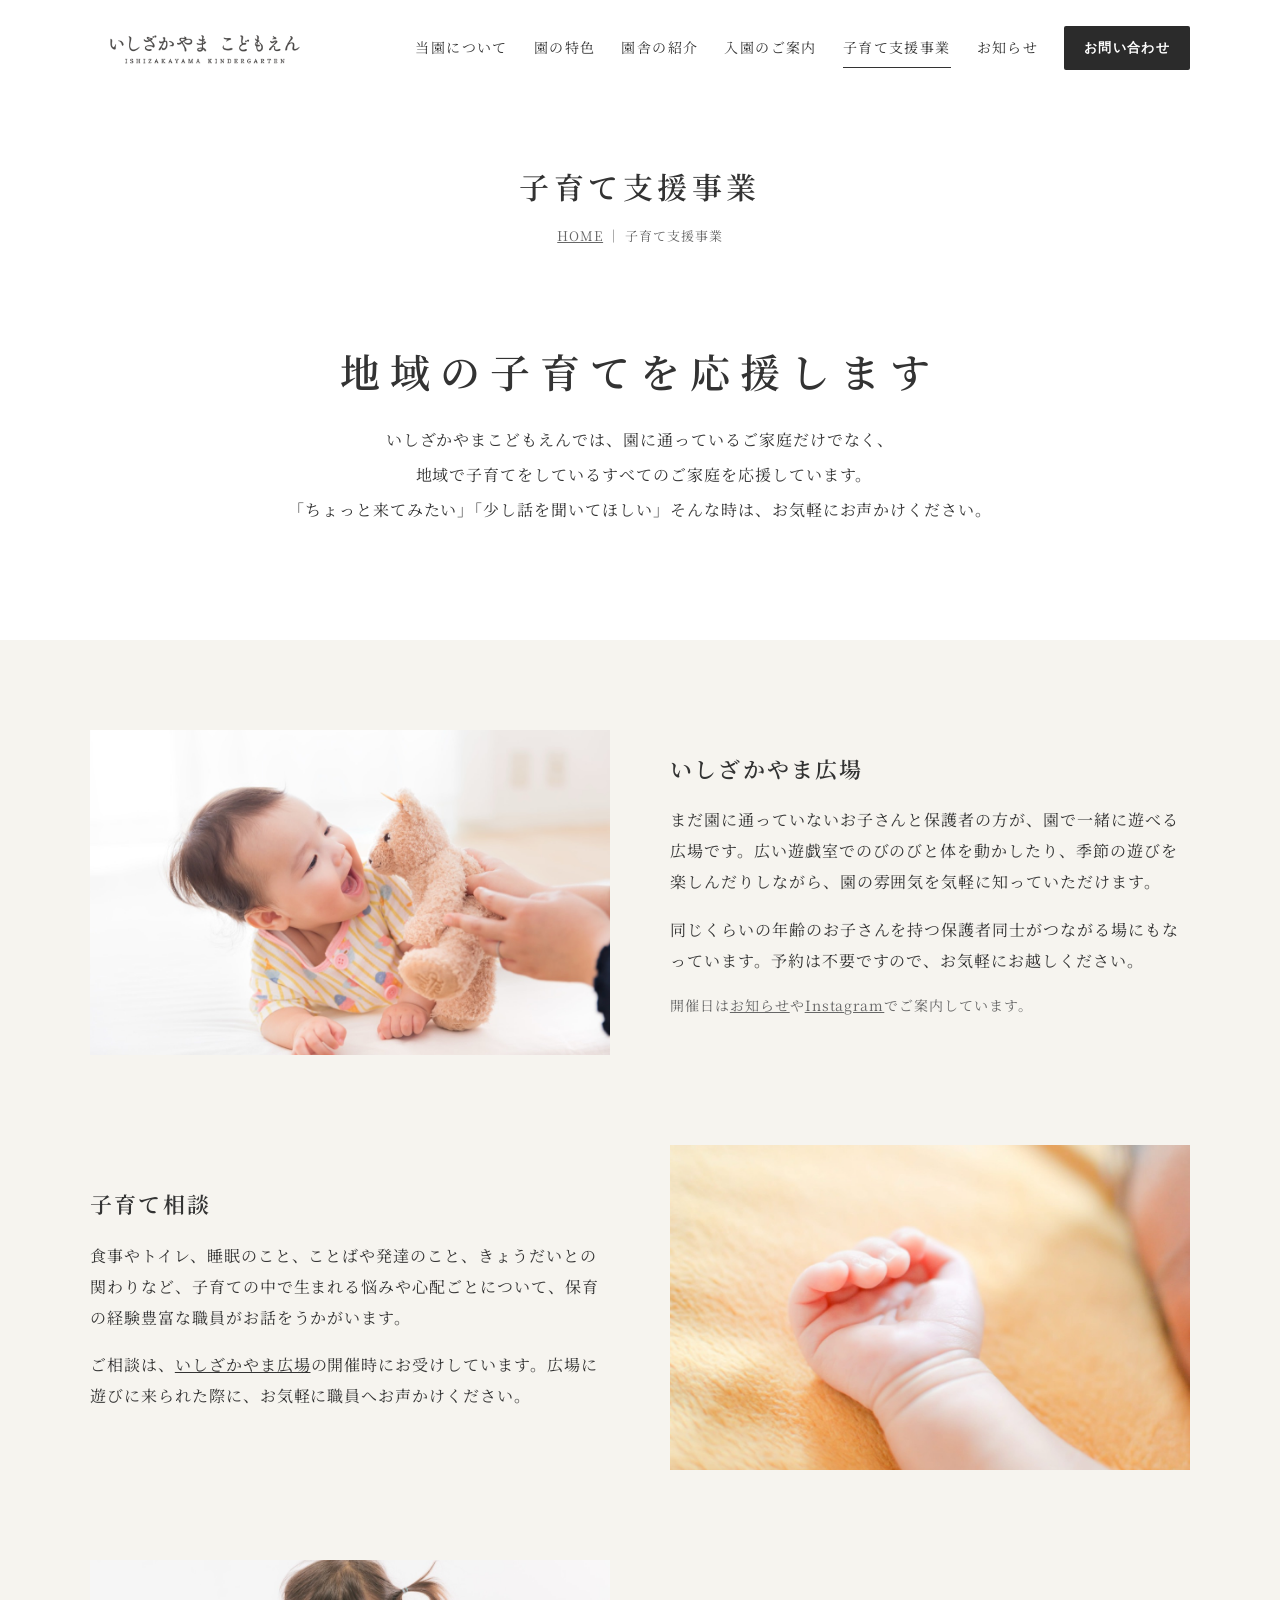
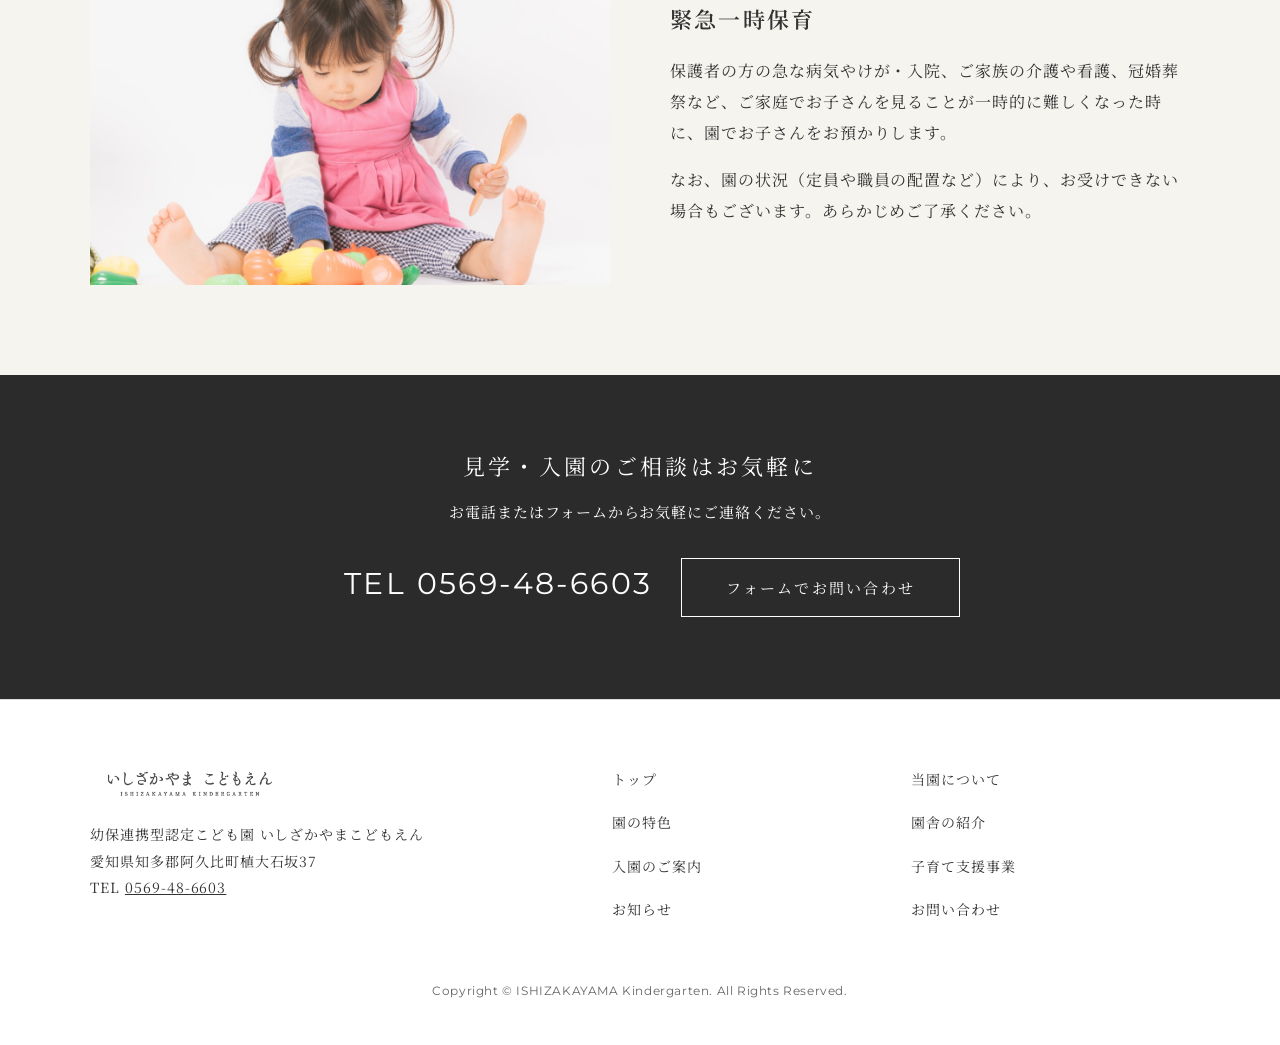
<file: kosodate.html>
<!DOCTYPE html>
<html lang="ja">
<head>
<meta charset="utf-8">
<meta name="viewport" content="width=device-width, initial-scale=1">
<title>子育て支援事業｜いしざかやまこどもえん（阿久比町の認定こども園）</title>
<meta name="description" content="いしざかやまこどもえんの子育て支援事業（いしざかやま広場・子育て相談・緊急一時保育）のご案内です。">
<meta property="og:title" content="子育て支援事業｜いしざかやまこどもえん">
<meta property="og:description" content="いしざかやまこどもえんの子育て支援事業（いしざかやま広場・子育て相談・緊急一時保育）のご案内です。">
<meta property="og:type" content="website">
<meta property="og:image" content="https://www.agui-nanbuhoikuen.com/img/hero.jpg">
<link rel="preconnect" href="https://fonts.googleapis.com">
<link rel="preconnect" href="https://fonts.gstatic.com" crossorigin>
<link href="https://fonts.googleapis.com/css2?family=Montserrat:wght@400;500&family=Noto+Serif+JP:wght@400;600&display=swap" rel="stylesheet">
<link rel="stylesheet" href="css/style.css?v=3">
<!-- Google アナリティクス（旧サイトと同じID） -->
<script async src="https://www.googletagmanager.com/gtag/js?id=G-PF4BGCXYCD"></script>
<script>window.dataLayer=window.dataLayer||[];function gtag(){dataLayer.push(arguments);}gtag('js',new Date());gtag('config','G-PF4BGCXYCD');</script>
<link rel="canonical" href="https://www.agui-nanbuhoikuen.com/kosodate.html">
<meta property="og:url" content="https://www.agui-nanbuhoikuen.com/kosodate.html">
<link rel="icon" href="/icon-48.png" sizes="48x48" type="image/png">
<link rel="icon" href="/icon-192.png" sizes="192x192" type="image/png">
<link rel="apple-touch-icon" href="/apple-touch-icon.png">
</head>
<body>
<a class="skip" href="#main">本文へ移動</a>
<header class="site-header">
  <div class="container header-inner">
    <a class="logo" href="index.html"><img src="img/logo.png" alt="いしざかやま こどもえん" width="1440" height="324"></a>
    <button class="menu-toggle" aria-expanded="false" aria-controls="gnav" aria-label="メニューを開く"><span></span><span></span><span></span></button>
    <nav class="gnav" id="gnav" aria-label="メインメニュー">
      <ul><li><a href="about.html">当園について</a></li><li><a href="service.html">園の特色</a></li><li><a href="ensha.html">園舎の紹介</a></li><li><a href="recruit.html">入園のご案内</a></li><li><a href="kosodate.html" aria-current="page">子育て支援事業</a></li><li><a href="news.html">お知らせ</a></li><li><a class="btn-contact" href="contact.html">お問い合わせ</a></li></ul>
    </nav>
  </div>
</header>
<main id="main">
<div class="page-head"><h1>子育て支援事業</h1><p class="breadcrumb"><a href="index.html">HOME</a> ｜ 子育て支援事業</p></div>
<section class="sec intro" style="padding-top:20px">
  <div class="container fade">
    <h2 class="intro-title">地域の子育てを応援します</h2>
    <div class="intro-body">
      <p>いしざかやまこどもえんでは、園に通っているご家庭だけでなく、<br>地域で子育てをしているすべてのご家庭を応援しています。<br>「ちょっと来てみたい」「少し話を聞いてほしい」そんな時は、お気軽にお声かけください。</p>
    </div>
  </div>
</section>

<section class="sec soft">
  <div class="container">

    <div class="media fade" id="hiroba">
      <div class="media-img"><img src="img/hiroba.jpg" alt="テディベアで遊ぶ赤ちゃん" loading="lazy" data-zoom></div>
      <div>
        <h3>いしざかやま広場</h3>
        <p>まだ園に通っていないお子さんと保護者の方が、園で一緒に遊べる広場です。広い遊戯室でのびのびと体を動かしたり、季節の遊びを楽しんだりしながら、園の雰囲気を気軽に知っていただけます。</p>
        <p>同じくらいの年齢のお子さんを持つ保護者同士がつながる場にもなっています。予約は不要ですので、お気軽にお越しください。</p>
        <p class="note">開催日は<a href="news.html">お知らせ</a>や<a href="https://www.instagram.com/ishizakayama_kindergarten/" target="_blank" rel="noopener">Instagram</a>でご案内しています。</p>
      </div>
    </div>

    <div class="media fade reverse" id="soudan">
      <div class="media-img"><img src="img/soudan.jpg" alt="赤ちゃんの小さな手" loading="lazy" data-zoom></div>
      <div>
        <h3>子育て相談</h3>
        <p>食事やトイレ、睡眠のこと、ことばや発達のこと、きょうだいとの関わりなど、子育ての中で生まれる悩みや心配ごとについて、保育の経験豊富な職員がお話をうかがいます。</p>
        <p>ご相談は、<a href="#hiroba">いしざかやま広場</a>の開催時にお受けしています。広場に遊びに来られた際に、お気軽に職員へお声かけください。</p>
      </div>
    </div>

    <div class="media fade" id="ichiji">
      <div class="media-img"><img src="img/ichiji.jpg" alt="おままごとで遊ぶ女の子" loading="lazy" data-zoom></div>
      <div>
        <h3>緊急一時保育</h3>
        <p>保護者の方の急な病気やけが・入院、ご家族の介護や看護、冠婚葬祭など、ご家庭でお子さんを見ることが一時的に難しくなった時に、園でお子さんをお預かりします。</p>
        <p>なお、園の状況（定員や職員の配置など）により、お受けできない場合もございます。あらかじめご了承ください。</p>
      </div>
    </div>

  </div>
</section>
</main>
<section class="cta">
  <div class="container">
    <h2>見学・入園のご相談はお気軽に</h2>
    <p>お電話またはフォームからお気軽にご連絡ください。</p>
    <a class="tel" href="tel:0569486603">TEL 0569-48-6603</a>
    <a class="btn" href="contact.html">フォームでお問い合わせ</a>
  </div>
</section>
<footer class="site-footer">
  <div class="container footer-grid">
    <div>
      <a class="logo" href="index.html"><img src="img/logo.png" alt="いしざかやま こどもえん" width="1440" height="324"></a>
      <address>
        幼保連携型認定こども園 いしざかやまこどもえん<br>
        愛知県知多郡阿久比町植大石坂37<br>
        TEL <a href="tel:0569486603">0569-48-6603</a>
      </address>
    </div>
    <nav class="fnav" aria-label="フッターメニュー"><ul><li><a href="index.html">トップ</a></li><li><a href="about.html">当園について</a></li><li><a href="service.html">園の特色</a></li><li><a href="ensha.html">園舎の紹介</a></li><li><a href="recruit.html">入園のご案内</a></li><li><a href="kosodate.html">子育て支援事業</a></li><li><a href="news.html">お知らせ</a></li><li><a href="contact.html">お問い合わせ</a></li></ul></nav>
  </div>
  <p class="copyright">Copyright &copy; ISHIZAKAYAMA Kindergarten. All Rights Reserved.</p>
</footer>

<script src="js/main.js?v=2"></script>
</body>
</html>
</file>
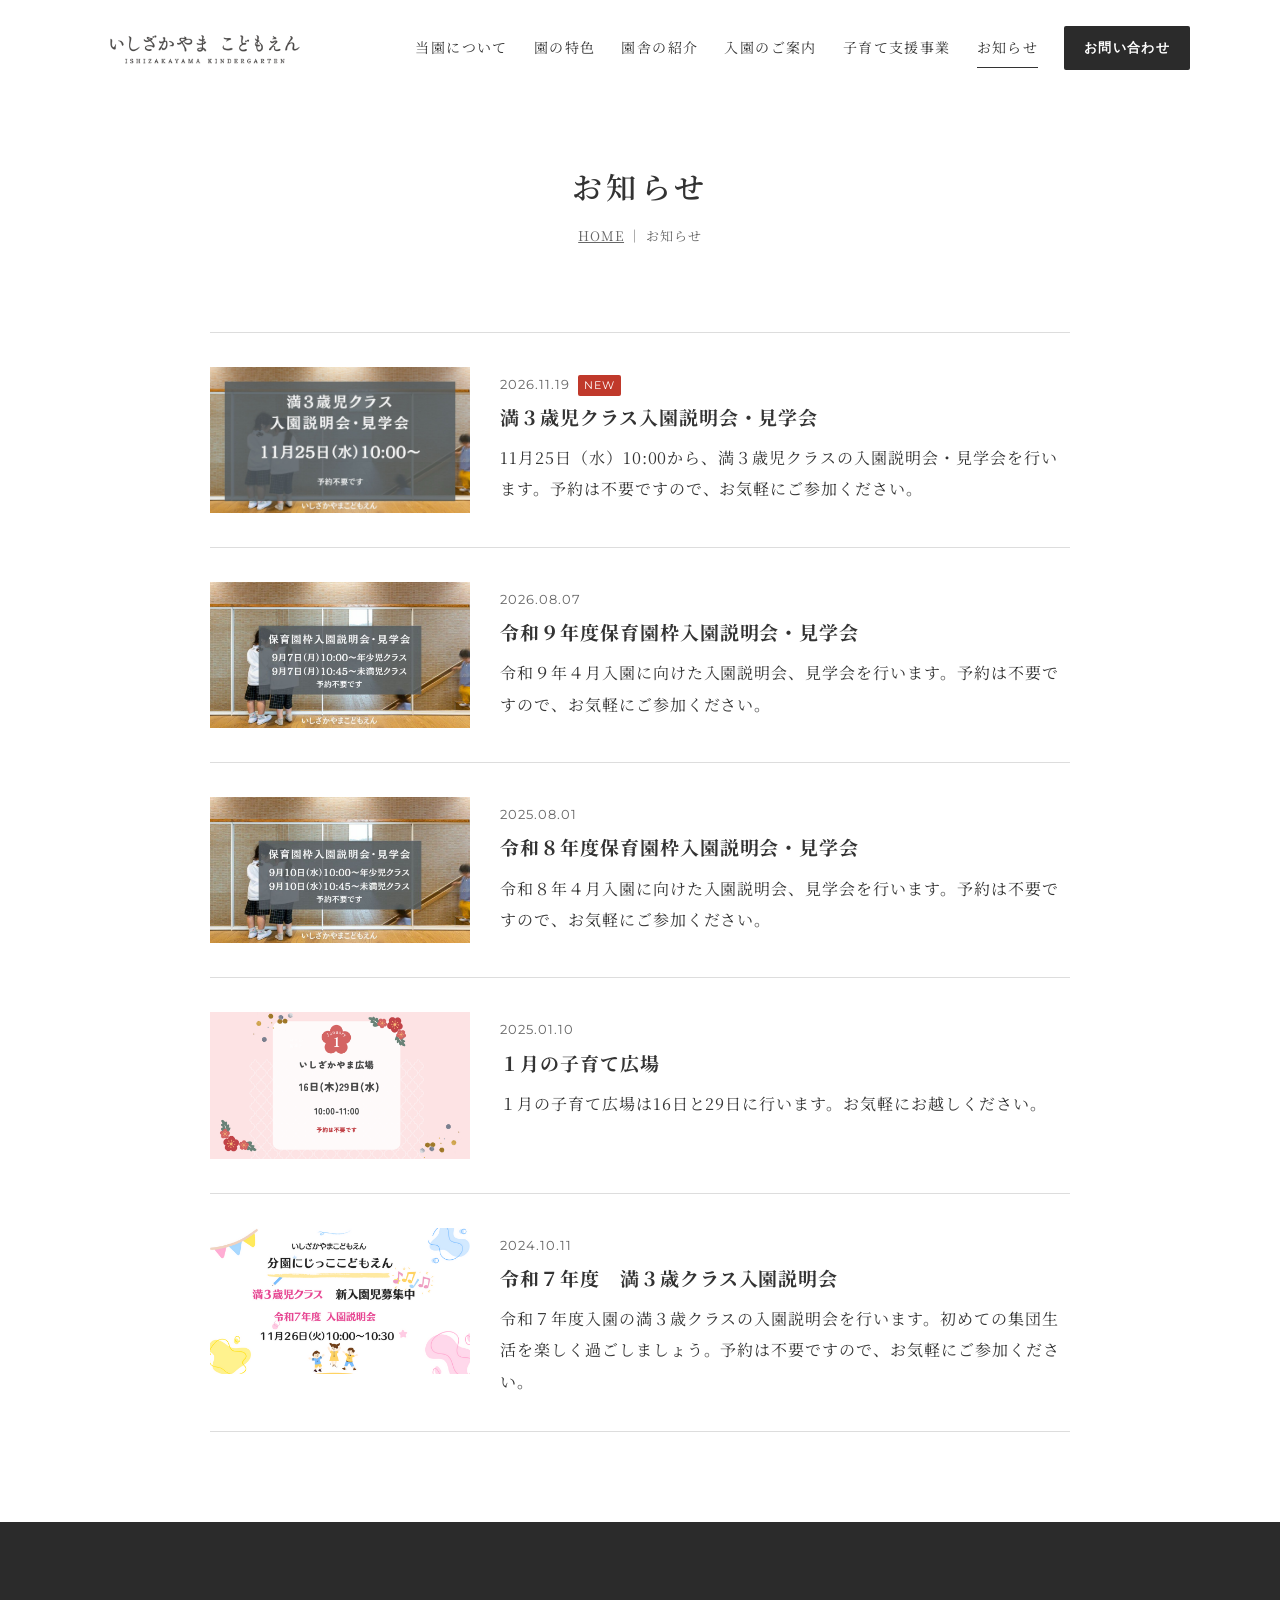
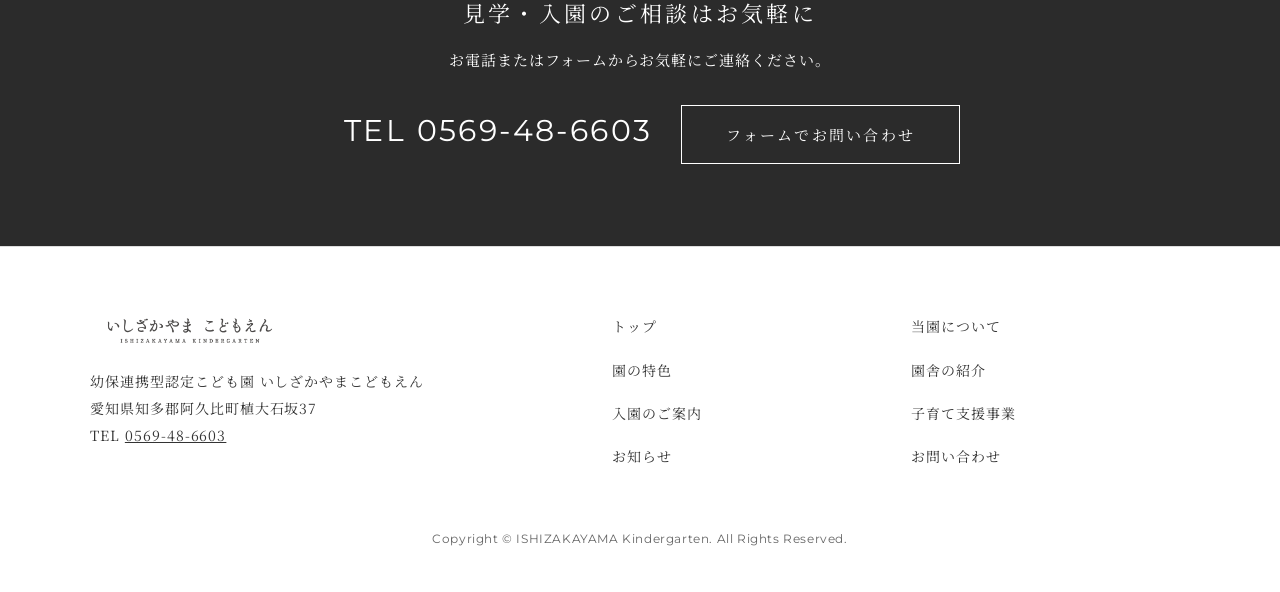
<file: news.html>
<!DOCTYPE html>
<html lang="ja">
<head>
<meta charset="utf-8">
<meta name="viewport" content="width=device-width, initial-scale=1">
<title>お知らせ｜いしざかやまこどもえん（阿久比町の認定こども園）</title>
<meta name="description" content="いしざかやまこどもえんからのお知らせ。入園説明会・見学会、子育て広場などの日程をご案内します。">
<meta property="og:title" content="お知らせ｜いしざかやまこどもえん">
<meta property="og:description" content="いしざかやまこどもえんからのお知らせ。入園説明会・見学会、子育て広場などの日程をご案内します。">
<meta property="og:type" content="website">
<meta property="og:image" content="https://www.agui-nanbuhoikuen.com/img/hero.jpg">
<link rel="preconnect" href="https://fonts.googleapis.com">
<link rel="preconnect" href="https://fonts.gstatic.com" crossorigin>
<link href="https://fonts.googleapis.com/css2?family=Montserrat:wght@400;500&family=Noto+Serif+JP:wght@400;600&display=swap" rel="stylesheet">
<link rel="stylesheet" href="css/style.css?v=3">
<!-- Google アナリティクス（旧サイトと同じID） -->
<script async src="https://www.googletagmanager.com/gtag/js?id=G-PF4BGCXYCD"></script>
<script>window.dataLayer=window.dataLayer||[];function gtag(){dataLayer.push(arguments);}gtag('js',new Date());gtag('config','G-PF4BGCXYCD');</script>
<link rel="canonical" href="https://www.agui-nanbuhoikuen.com/news.html">
<meta property="og:url" content="https://www.agui-nanbuhoikuen.com/news.html">
<link rel="icon" href="/icon-48.png" sizes="48x48" type="image/png">
<link rel="icon" href="/icon-192.png" sizes="192x192" type="image/png">
<link rel="apple-touch-icon" href="/apple-touch-icon.png">
</head>
<body>
<a class="skip" href="#main">本文へ移動</a>
<header class="site-header">
  <div class="container header-inner">
    <a class="logo" href="index.html"><img src="img/logo.png" alt="いしざかやま こどもえん" width="1440" height="324"></a>
    <button class="menu-toggle" aria-expanded="false" aria-controls="gnav" aria-label="メニューを開く"><span></span><span></span><span></span></button>
    <nav class="gnav" id="gnav" aria-label="メインメニュー">
      <ul><li><a href="about.html">当園について</a></li><li><a href="service.html">園の特色</a></li><li><a href="ensha.html">園舎の紹介</a></li><li><a href="recruit.html">入園のご案内</a></li><li><a href="kosodate.html">子育て支援事業</a></li><li><a href="news.html" aria-current="page">お知らせ</a></li><li><a class="btn-contact" href="contact.html">お問い合わせ</a></li></ul>
    </nav>
  </div>
</header>
<main id="main">
<div class="page-head"><h1>お知らせ</h1><p class="breadcrumb"><a href="index.html">HOME</a> ｜ お知らせ</p></div>
<section class="sec" style="padding-top:20px"><div class="container"><ul class="news-list" id="news-list"></ul></div></section>
</main>
<section class="cta">
  <div class="container">
    <h2>見学・入園のご相談はお気軽に</h2>
    <p>お電話またはフォームからお気軽にご連絡ください。</p>
    <a class="tel" href="tel:0569486603">TEL 0569-48-6603</a>
    <a class="btn" href="contact.html">フォームでお問い合わせ</a>
  </div>
</section>
<footer class="site-footer">
  <div class="container footer-grid">
    <div>
      <a class="logo" href="index.html"><img src="img/logo.png" alt="いしざかやま こどもえん" width="1440" height="324"></a>
      <address>
        幼保連携型認定こども園 いしざかやまこどもえん<br>
        愛知県知多郡阿久比町植大石坂37<br>
        TEL <a href="tel:0569486603">0569-48-6603</a>
      </address>
    </div>
    <nav class="fnav" aria-label="フッターメニュー"><ul><li><a href="index.html">トップ</a></li><li><a href="about.html">当園について</a></li><li><a href="service.html">園の特色</a></li><li><a href="ensha.html">園舎の紹介</a></li><li><a href="recruit.html">入園のご案内</a></li><li><a href="kosodate.html">子育て支援事業</a></li><li><a href="news.html">お知らせ</a></li><li><a href="contact.html">お問い合わせ</a></li></ul></nav>
  </div>
  <p class="copyright">Copyright &copy; ISHIZAKAYAMA Kindergarten. All Rights Reserved.</p>
</footer>
<script src="js/news.js?v=3"></script>
<script src="js/main.js?v=2"></script>
</body>
</html>
</file>
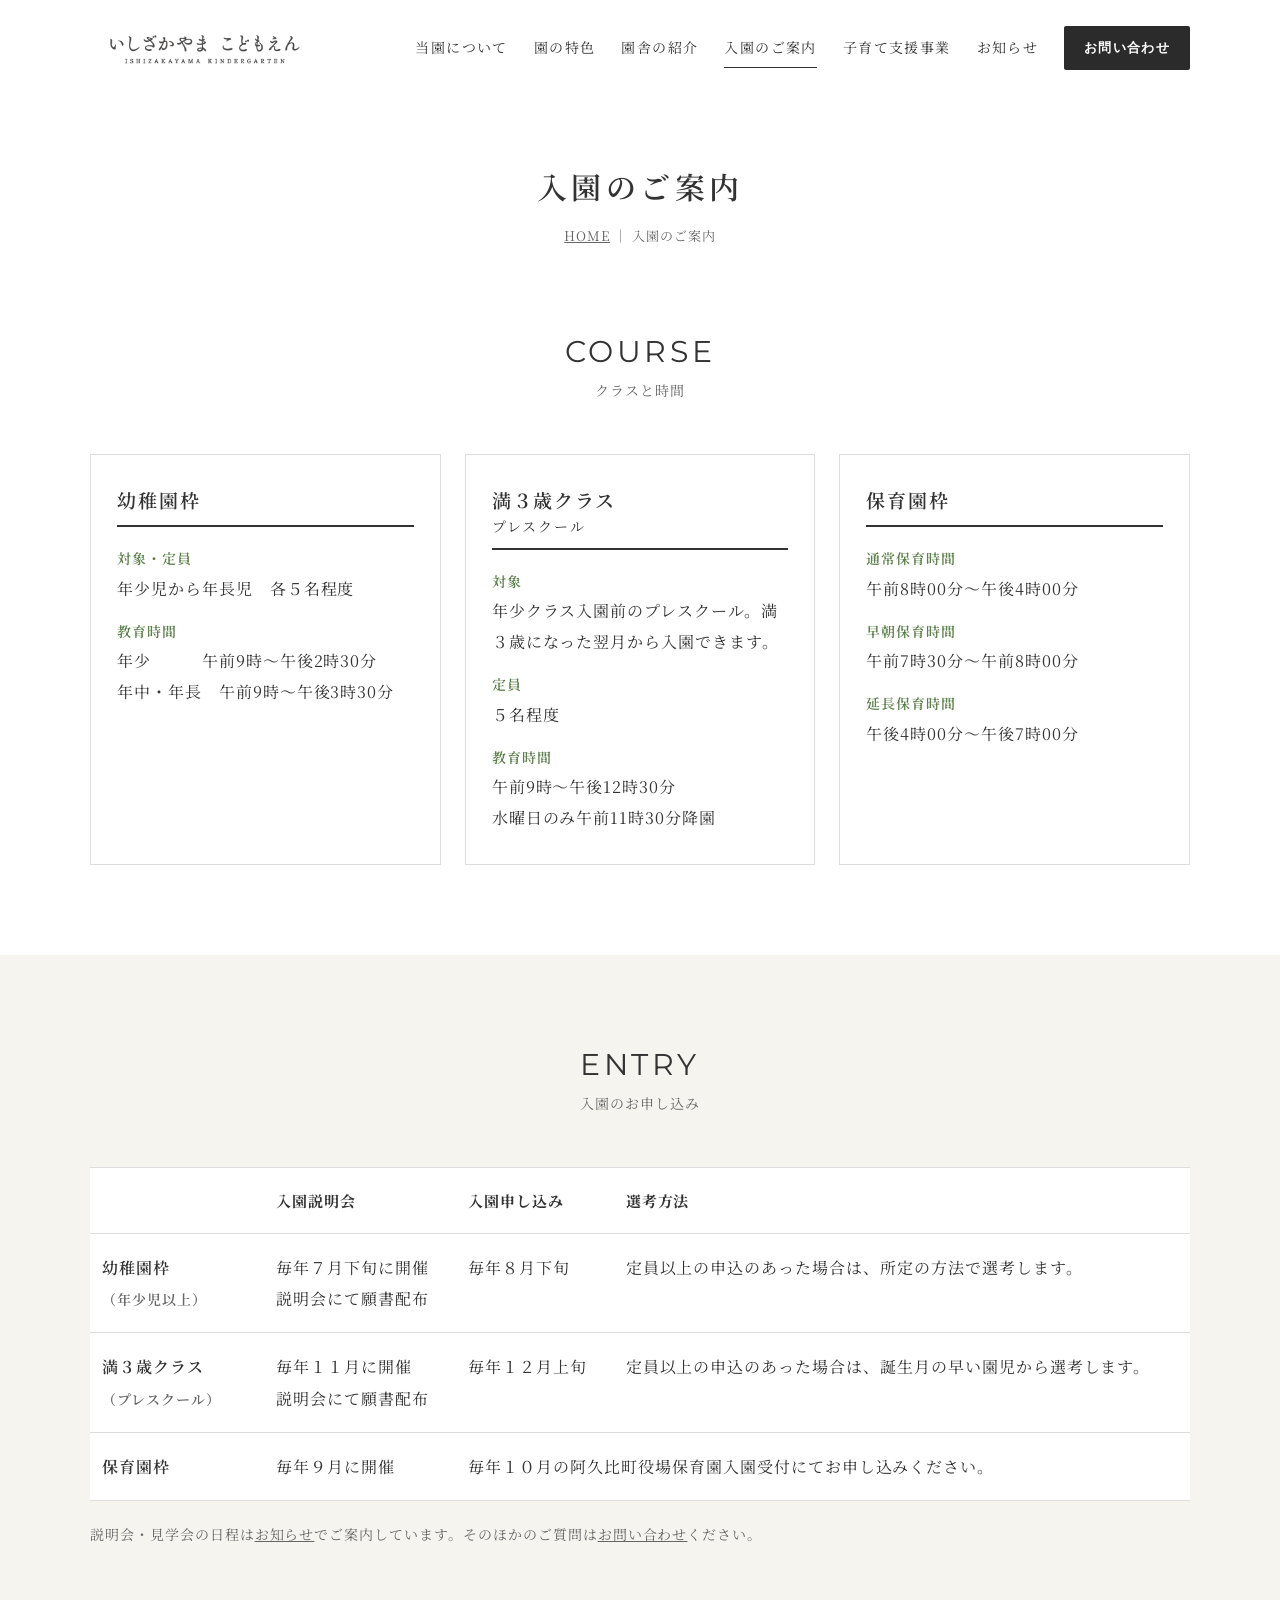
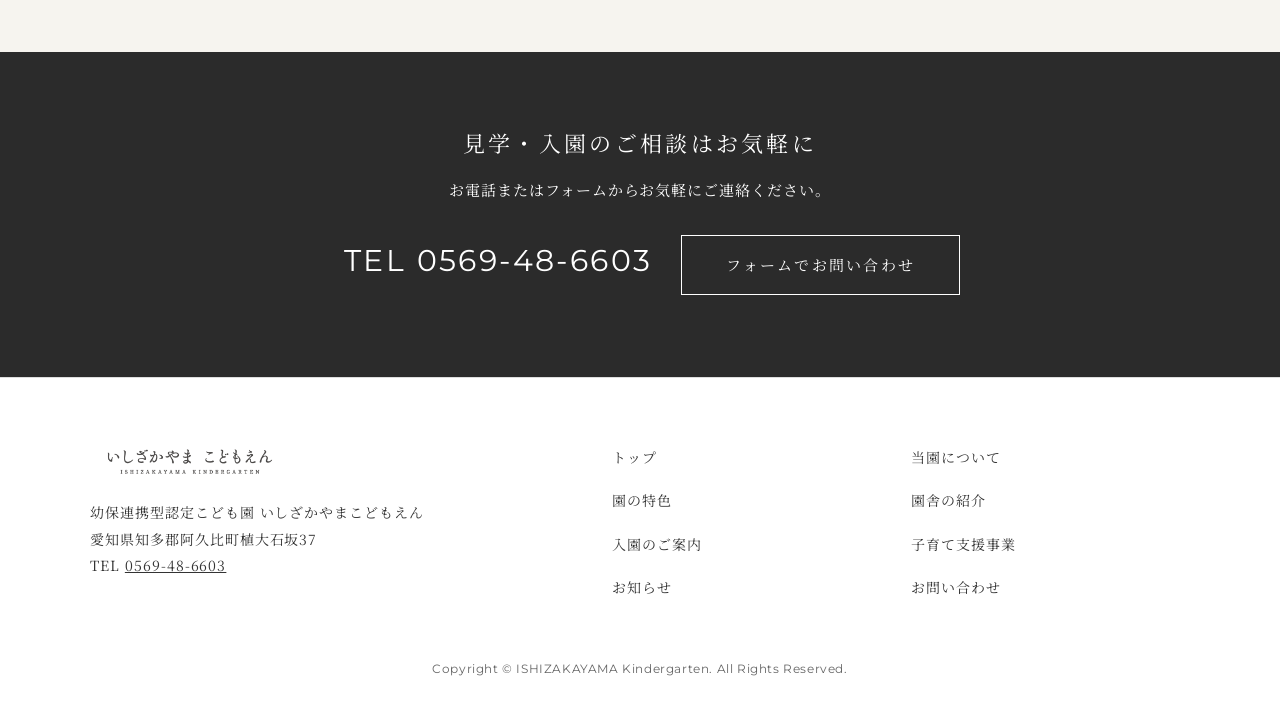
<file: recruit.html>
<!DOCTYPE html>
<html lang="ja">
<head>
<meta charset="utf-8">
<meta name="viewport" content="width=device-width, initial-scale=1">
<title>入園のご案内｜いしざかやまこどもえん（阿久比町の認定こども園）</title>
<meta name="description" content="いしざかやまこどもえんの幼稚園枠・満3歳クラス（プレスクール）・保育園枠の定員、時間、入園説明会と申し込みの流れをご案内します。">
<meta property="og:title" content="入園のご案内｜いしざかやまこどもえん">
<meta property="og:description" content="いしざかやまこどもえんの幼稚園枠・満3歳クラス（プレスクール）・保育園枠の定員、時間、入園説明会と申し込みの流れをご案内します。">
<meta property="og:type" content="website">
<meta property="og:image" content="https://www.agui-nanbuhoikuen.com/img/hero.jpg">
<link rel="preconnect" href="https://fonts.googleapis.com">
<link rel="preconnect" href="https://fonts.gstatic.com" crossorigin>
<link href="https://fonts.googleapis.com/css2?family=Montserrat:wght@400;500&family=Noto+Serif+JP:wght@400;600&display=swap" rel="stylesheet">
<link rel="stylesheet" href="css/style.css?v=3">
<!-- Google アナリティクス（旧サイトと同じID） -->
<script async src="https://www.googletagmanager.com/gtag/js?id=G-PF4BGCXYCD"></script>
<script>window.dataLayer=window.dataLayer||[];function gtag(){dataLayer.push(arguments);}gtag('js',new Date());gtag('config','G-PF4BGCXYCD');</script>
<link rel="canonical" href="https://www.agui-nanbuhoikuen.com/recruit.html">
<meta property="og:url" content="https://www.agui-nanbuhoikuen.com/recruit.html">
<link rel="icon" href="/icon-48.png" sizes="48x48" type="image/png">
<link rel="icon" href="/icon-192.png" sizes="192x192" type="image/png">
<link rel="apple-touch-icon" href="/apple-touch-icon.png">
</head>
<body>
<a class="skip" href="#main">本文へ移動</a>
<header class="site-header">
  <div class="container header-inner">
    <a class="logo" href="index.html"><img src="img/logo.png" alt="いしざかやま こどもえん" width="1440" height="324"></a>
    <button class="menu-toggle" aria-expanded="false" aria-controls="gnav" aria-label="メニューを開く"><span></span><span></span><span></span></button>
    <nav class="gnav" id="gnav" aria-label="メインメニュー">
      <ul><li><a href="about.html">当園について</a></li><li><a href="service.html">園の特色</a></li><li><a href="ensha.html">園舎の紹介</a></li><li><a href="recruit.html" aria-current="page">入園のご案内</a></li><li><a href="kosodate.html">子育て支援事業</a></li><li><a href="news.html">お知らせ</a></li><li><a class="btn-contact" href="contact.html">お問い合わせ</a></li></ul>
    </nav>
  </div>
</header>
<main id="main">
<div class="page-head"><h1>入園のご案内</h1><p class="breadcrumb"><a href="index.html">HOME</a> ｜ 入園のご案内</p></div>
<section class="sec" style="padding-top:20px">
  <div class="container">
    <h2 class="sec-title"><span class="en">COURSE</span><span class="ja">クラスと時間</span></h2>
    <div class="course">
      <div class="fade">
        <h3>幼稚園枠</h3>
        <dl>
          <dt>対象・定員</dt><dd>年少児から年長児　各５名程度</dd>
          <dt>教育時間</dt><dd>年少　　　午前9時〜午後2時30分<br>年中・年長　午前9時〜午後3時30分</dd>
        </dl>
      </div>
      <div class="fade">
        <h3>満３歳クラス<br><small style="font-size:14px;font-weight:normal">プレスクール</small></h3>
        <dl>
          <dt>対象</dt><dd>年少クラス入園前のプレスクール。満３歳になった翌月から入園できます。</dd>
          <dt>定員</dt><dd>５名程度</dd>
          <dt>教育時間</dt><dd>午前9時〜午後12時30分<br>水曜日のみ午前11時30分降園</dd>
        </dl>
      </div>
      <div class="fade">
        <h3>保育園枠</h3>
        <dl>
          <dt>通常保育時間</dt><dd>午前8時00分〜午後4時00分</dd>
          <dt>早朝保育時間</dt><dd>午前7時30分〜午前8時00分</dd>
          <dt>延長保育時間</dt><dd>午後4時00分〜午後7時00分</dd>
        </dl>
      </div>
    </div>
  </div>
</section>

<section class="sec soft">
  <div class="container">
    <h2 class="sec-title"><span class="en">ENTRY</span><span class="ja">入園のお申し込み</span></h2>
    <table class="table entry" style="background:#fff">
      <thead><tr><th></th><td><b>入園説明会</b></td><td><b>入園申し込み</b></td><td><b>選考方法</b></td></tr></thead>
      <tbody>
      <tr><th>幼稚園枠<br><span class="note">（年少児以上）</span></th>
        <td><span class="m">入園説明会：</span>毎年７月下旬に開催<br>説明会にて願書配布</td>
        <td><span class="m">申し込み：</span>毎年８月下旬</td>
        <td><span class="m">選考：</span>定員以上の申込のあった場合は、所定の方法で選考します。</td></tr>
      <tr><th>満３歳クラス<br><span class="note">（プレスクール）</span></th>
        <td><span class="m">入園説明会：</span>毎年１１月に開催<br>説明会にて願書配布</td>
        <td><span class="m">申し込み：</span>毎年１２月上旬</td>
        <td><span class="m">選考：</span>定員以上の申込のあった場合は、誕生月の早い園児から選考します。</td></tr>
      <tr><th>保育園枠</th>
        <td><span class="m">入園説明会：</span>毎年９月に開催</td>
        <td colspan="2"><span class="m">申し込み：</span>毎年１０月の阿久比町役場保育園入園受付にてお申し込みください。</td></tr>
      </tbody>
    </table>
    <p class="note" style="margin-top:20px">説明会・見学会の日程は<a href="news.html">お知らせ</a>でご案内しています。そのほかのご質問は<a href="contact.html">お問い合わせ</a>ください。</p>
  </div>
</section>
<style>
.course small{display:block}
.table thead td{font-size:15px}
.table .m{display:none}
@media (min-width:601px){ .entry th{width:170px} .entry td{padding-left:16px;padding-right:16px} .entry td:nth-child(2), .entry td:nth-child(3), .entry thead td{white-space:nowrap} }
@media (max-width:600px){ .table thead{display:none} .table .m{display:inline;font-weight:600;color:var(--green)} }
</style>
</main>
<section class="cta">
  <div class="container">
    <h2>見学・入園のご相談はお気軽に</h2>
    <p>お電話またはフォームからお気軽にご連絡ください。</p>
    <a class="tel" href="tel:0569486603">TEL 0569-48-6603</a>
    <a class="btn" href="contact.html">フォームでお問い合わせ</a>
  </div>
</section>
<footer class="site-footer">
  <div class="container footer-grid">
    <div>
      <a class="logo" href="index.html"><img src="img/logo.png" alt="いしざかやま こどもえん" width="1440" height="324"></a>
      <address>
        幼保連携型認定こども園 いしざかやまこどもえん<br>
        愛知県知多郡阿久比町植大石坂37<br>
        TEL <a href="tel:0569486603">0569-48-6603</a>
      </address>
    </div>
    <nav class="fnav" aria-label="フッターメニュー"><ul><li><a href="index.html">トップ</a></li><li><a href="about.html">当園について</a></li><li><a href="service.html">園の特色</a></li><li><a href="ensha.html">園舎の紹介</a></li><li><a href="recruit.html">入園のご案内</a></li><li><a href="kosodate.html">子育て支援事業</a></li><li><a href="news.html">お知らせ</a></li><li><a href="contact.html">お問い合わせ</a></li></ul></nav>
  </div>
  <p class="copyright">Copyright &copy; ISHIZAKAYAMA Kindergarten. All Rights Reserved.</p>
</footer>

<script src="js/main.js?v=2"></script>
</body>
</html>
</file>
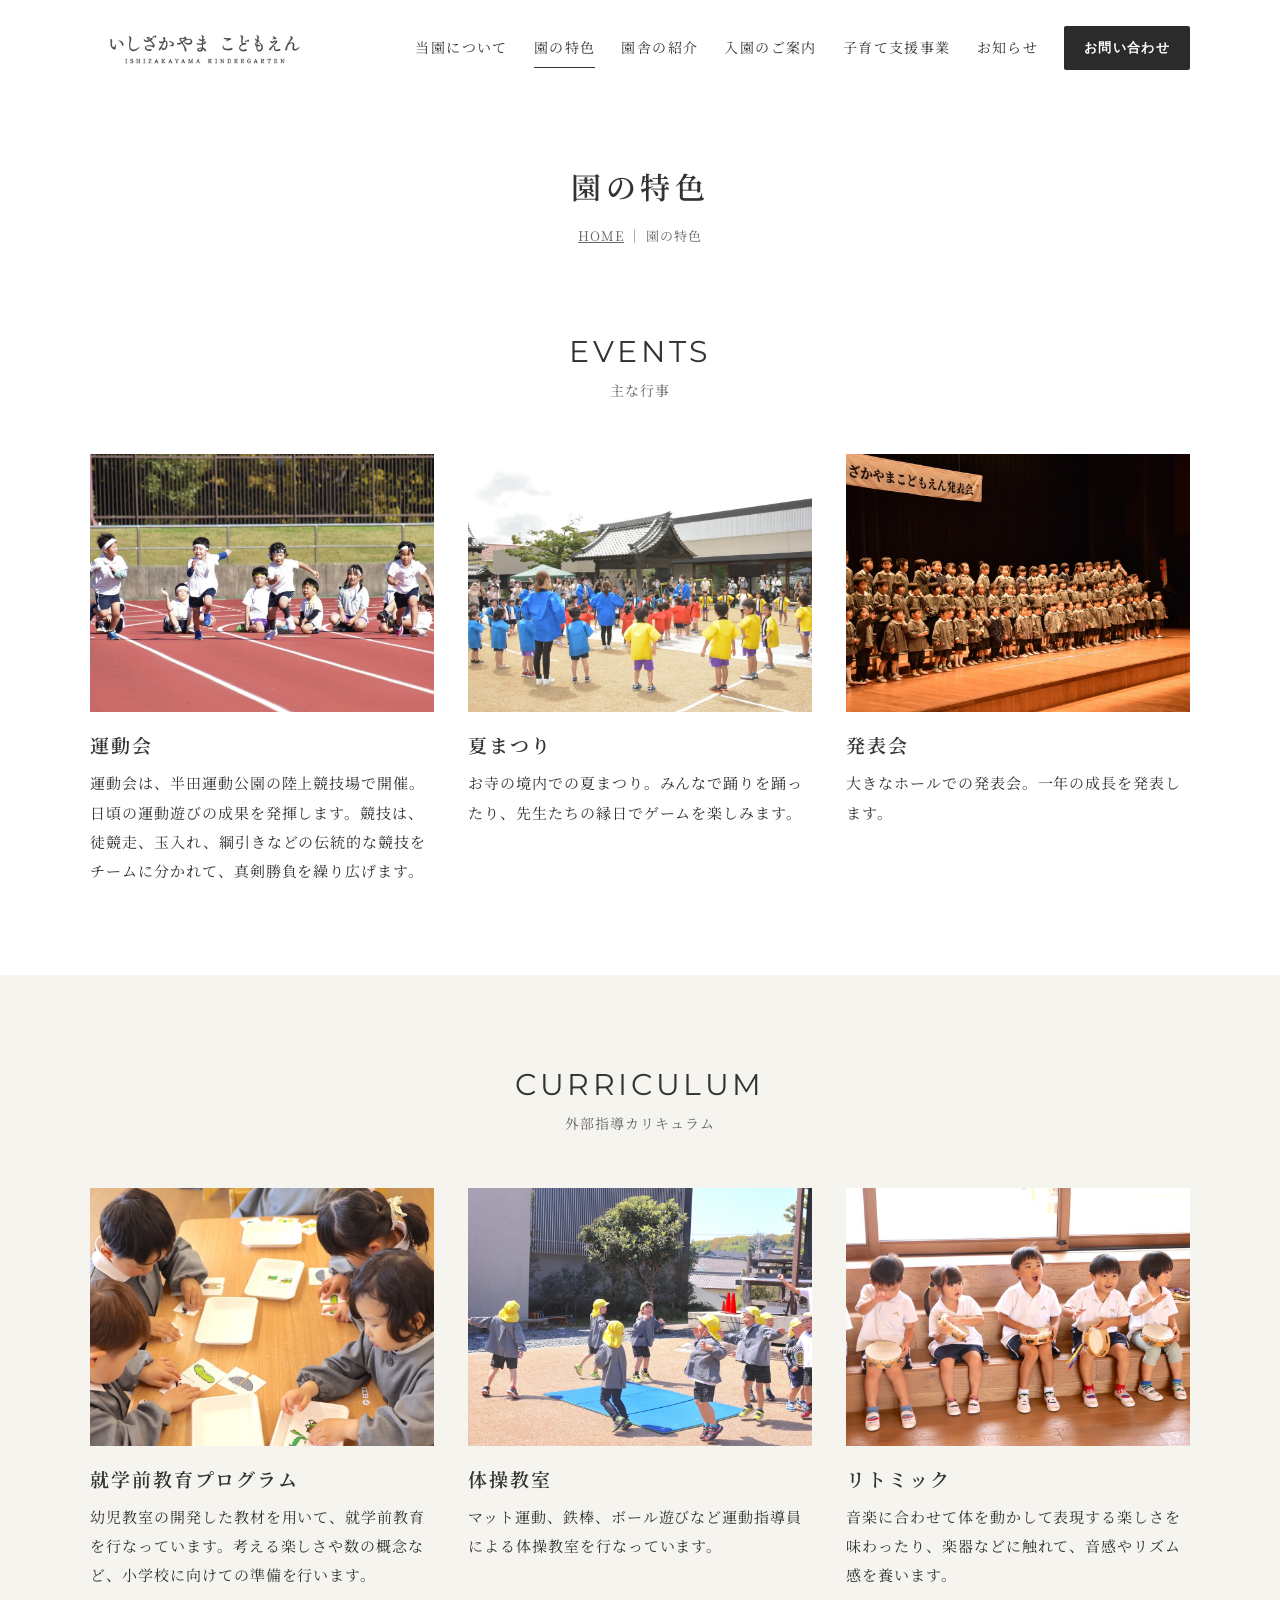
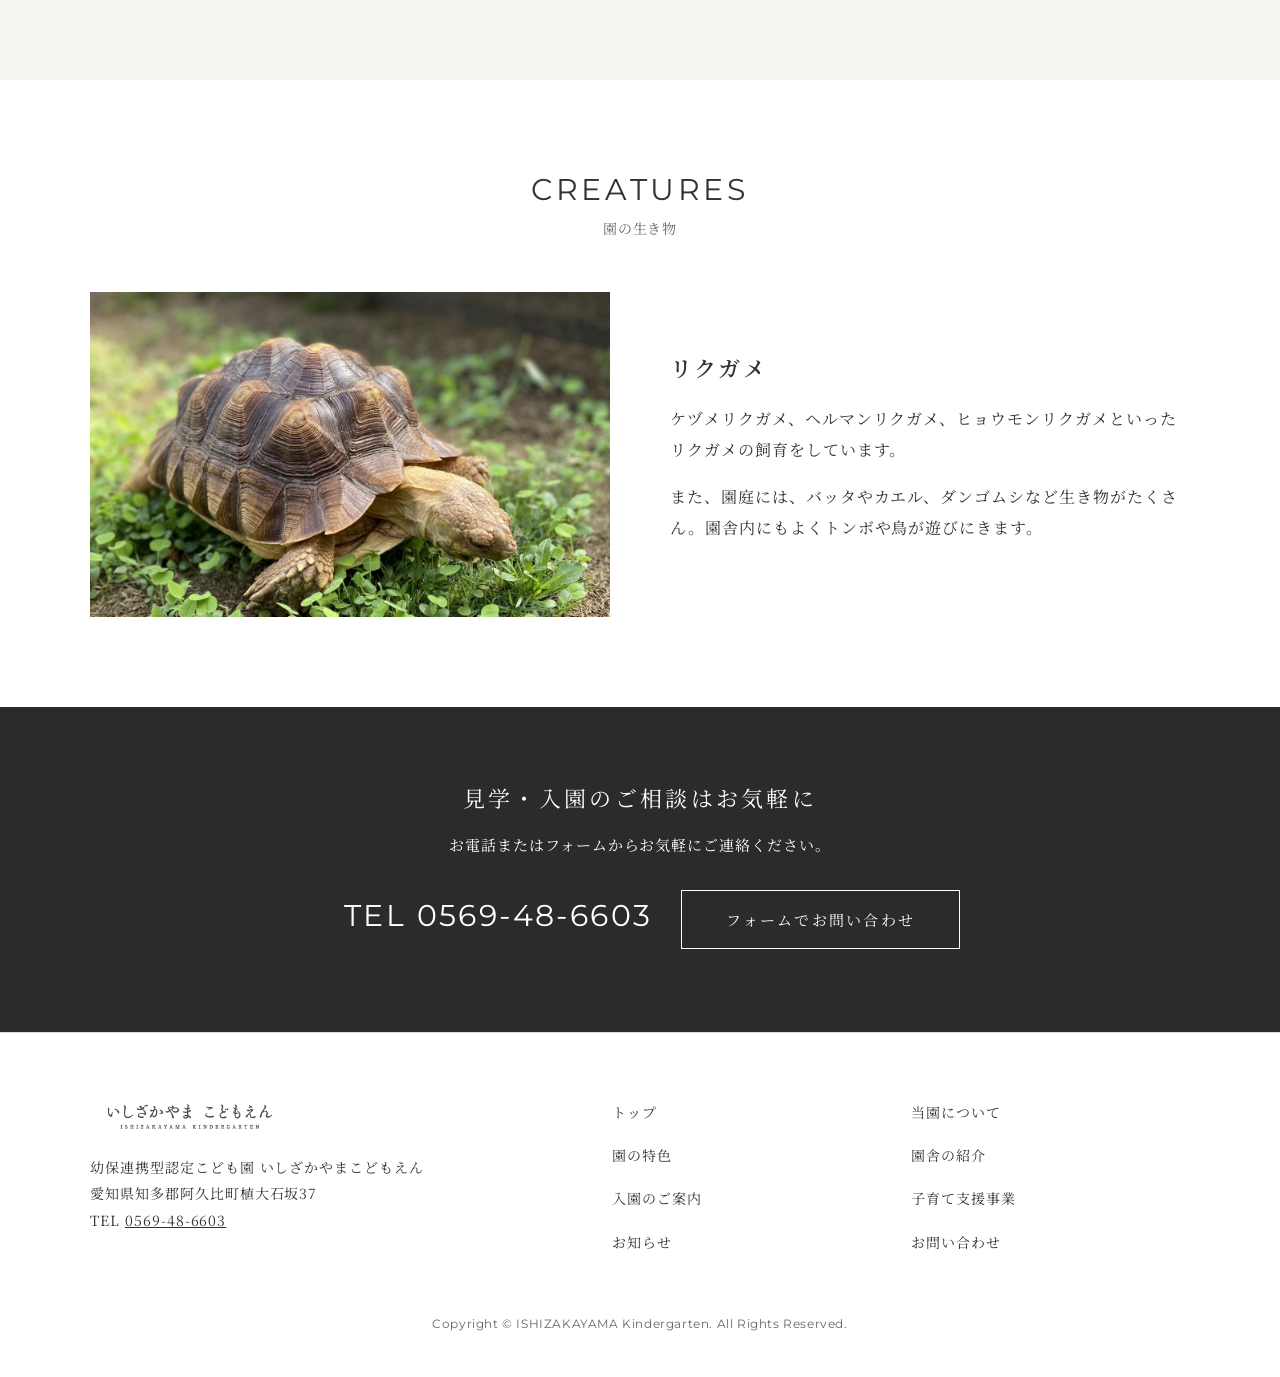
<file: service.html>
<!DOCTYPE html>
<html lang="ja">
<head>
<meta charset="utf-8">
<meta name="viewport" content="width=device-width, initial-scale=1">
<title>園の特色｜いしざかやまこどもえん（阿久比町の認定こども園）</title>
<meta name="description" content="運動会・夏まつり・発表会などの行事、就学前教育プログラム・体操教室・リトミックなどの外部指導カリキュラム、園の生き物をご紹介します。">
<meta property="og:title" content="園の特色｜いしざかやまこどもえん">
<meta property="og:description" content="運動会・夏まつり・発表会などの行事、就学前教育プログラム・体操教室・リトミックなどの外部指導カリキュラム、園の生き物をご紹介します。">
<meta property="og:type" content="website">
<meta property="og:image" content="https://www.agui-nanbuhoikuen.com/img/hero.jpg">
<link rel="preconnect" href="https://fonts.googleapis.com">
<link rel="preconnect" href="https://fonts.gstatic.com" crossorigin>
<link href="https://fonts.googleapis.com/css2?family=Montserrat:wght@400;500&family=Noto+Serif+JP:wght@400;600&display=swap" rel="stylesheet">
<link rel="stylesheet" href="css/style.css?v=3">
<!-- Google アナリティクス（旧サイトと同じID） -->
<script async src="https://www.googletagmanager.com/gtag/js?id=G-PF4BGCXYCD"></script>
<script>window.dataLayer=window.dataLayer||[];function gtag(){dataLayer.push(arguments);}gtag('js',new Date());gtag('config','G-PF4BGCXYCD');</script>
<link rel="canonical" href="https://www.agui-nanbuhoikuen.com/service.html">
<meta property="og:url" content="https://www.agui-nanbuhoikuen.com/service.html">
<link rel="icon" href="/icon-48.png" sizes="48x48" type="image/png">
<link rel="icon" href="/icon-192.png" sizes="192x192" type="image/png">
<link rel="apple-touch-icon" href="/apple-touch-icon.png">
</head>
<body>
<a class="skip" href="#main">本文へ移動</a>
<header class="site-header">
  <div class="container header-inner">
    <a class="logo" href="index.html"><img src="img/logo.png" alt="いしざかやま こどもえん" width="1440" height="324"></a>
    <button class="menu-toggle" aria-expanded="false" aria-controls="gnav" aria-label="メニューを開く"><span></span><span></span><span></span></button>
    <nav class="gnav" id="gnav" aria-label="メインメニュー">
      <ul><li><a href="about.html">当園について</a></li><li><a href="service.html" aria-current="page">園の特色</a></li><li><a href="ensha.html">園舎の紹介</a></li><li><a href="recruit.html">入園のご案内</a></li><li><a href="kosodate.html">子育て支援事業</a></li><li><a href="news.html">お知らせ</a></li><li><a class="btn-contact" href="contact.html">お問い合わせ</a></li></ul>
    </nav>
  </div>
</header>
<main id="main">
<div class="page-head"><h1>園の特色</h1><p class="breadcrumb"><a href="index.html">HOME</a> ｜ 園の特色</p></div>
<section class="sec" style="padding-top:20px">
  <div class="container">
    <h2 class="sec-title"><span class="en">EVENTS</span><span class="ja">主な行事</span></h2>
    <div class="cards">
      <article class="fade"><img src="img/undoukai.jpg" alt="運動会の様子" loading="lazy" data-zoom>
        <h3>運動会</h3><p>運動会は、半田運動公園の陸上競技場で開催。日頃の運動遊びの成果を発揮します。競技は、徒競走、玉入れ、綱引きなどの伝統的な競技をチームに分かれて、真剣勝負を繰り広げます。</p></article>
      <article class="fade"><img src="img/natsumatsuri.jpg" alt="夏まつりの様子" loading="lazy" data-zoom>
        <h3>夏まつり</h3><p>お寺の境内での夏まつり。みんなで踊りを踊ったり、先生たちの縁日でゲームを楽しみます。</p></article>
      <article class="fade"><img src="img/happyoukai.jpg" alt="発表会の様子" loading="lazy" data-zoom>
        <h3>発表会</h3><p>大きなホールでの発表会。一年の成長を発表します。</p></article>
    </div>
  </div>
</section>

<section class="sec soft">
  <div class="container">
    <h2 class="sec-title"><span class="en">CURRICULUM</span><span class="ja">外部指導カリキュラム</span></h2>
    <div class="cards">
      <article class="fade"><img src="img/program.jpg" alt="就学前教育プログラムの様子" loading="lazy" data-zoom>
        <h3>就学前教育プログラム</h3><p>幼児教室の開発した教材を用いて、就学前教育を行なっています。考える楽しさや数の概念など、小学校に向けての準備を行います。</p></article>
      <article class="fade"><img src="img/taisou.jpg" alt="体操教室の様子" loading="lazy" data-zoom>
        <h3>体操教室</h3><p>マット運動、鉄棒、ボール遊びなど運動指導員による体操教室を行なっています。</p></article>
      <article class="fade"><img src="img/rhythmic.jpg" alt="リトミックの様子" loading="lazy" data-zoom>
        <h3>リトミック</h3><p>音楽に合わせて体を動かして表現する楽しさを味わったり、楽器などに触れて、音感やリズム感を養います。</p></article>
    </div>
  </div>
</section>

<section class="sec">
  <div class="container">
    <h2 class="sec-title"><span class="en">CREATURES</span><span class="ja">園の生き物</span></h2>
    <div class="media fade">
      <div class="media-img"><img src="img/kame.jpg" alt="園で飼っているリクガメ" loading="lazy" data-zoom></div>
      <div>
        <h3>リクガメ</h3>
        <p>ケヅメリクガメ、ヘルマンリクガメ、ヒョウモンリクガメといったリクガメの飼育をしています。</p>
        <p>また、園庭には、バッタやカエル、ダンゴムシなど生き物がたくさん。園舎内にもよくトンボや鳥が遊びにきます。</p>
      </div>
    </div>
  </div>
</section>
</main>
<section class="cta">
  <div class="container">
    <h2>見学・入園のご相談はお気軽に</h2>
    <p>お電話またはフォームからお気軽にご連絡ください。</p>
    <a class="tel" href="tel:0569486603">TEL 0569-48-6603</a>
    <a class="btn" href="contact.html">フォームでお問い合わせ</a>
  </div>
</section>
<footer class="site-footer">
  <div class="container footer-grid">
    <div>
      <a class="logo" href="index.html"><img src="img/logo.png" alt="いしざかやま こどもえん" width="1440" height="324"></a>
      <address>
        幼保連携型認定こども園 いしざかやまこどもえん<br>
        愛知県知多郡阿久比町植大石坂37<br>
        TEL <a href="tel:0569486603">0569-48-6603</a>
      </address>
    </div>
    <nav class="fnav" aria-label="フッターメニュー"><ul><li><a href="index.html">トップ</a></li><li><a href="about.html">当園について</a></li><li><a href="service.html">園の特色</a></li><li><a href="ensha.html">園舎の紹介</a></li><li><a href="recruit.html">入園のご案内</a></li><li><a href="kosodate.html">子育て支援事業</a></li><li><a href="news.html">お知らせ</a></li><li><a href="contact.html">お問い合わせ</a></li></ul></nav>
  </div>
  <p class="copyright">Copyright &copy; ISHIZAKAYAMA Kindergarten. All Rights Reserved.</p>
</footer>

<script src="js/main.js?v=2"></script>
</body>
</html>
</file>
<file: css/style.css>
/* いしざかやまこどもえん 共通スタイル
   元サイト（BiND）の白・墨色・明朝体の上品な雰囲気を踏襲しつつ、
   文字サイズ・行間・スマホ表示を読みやすく改善しています。 */

:root {
  --ink: #333;          /* 本文の色（元サイトと同じ） */
  --ink-soft: #666;
  --line: #ddd;
  --bg-soft: #f6f4ef;   /* 生成り色の背景（区切り用） */
  --accent: #2b2b2b;    /* ボタンの墨色（元サイトの黒ボタン） */
  --green: #5b7f4a;     /* 園庭の芝をイメージした差し色 */
  --max: 1100px;
  --mincho: "游明朝", YuMincho, "Hiragino Mincho ProN", "ヒラギノ明朝 ProN", "Noto Serif JP", serif;
  --gothic: "Hiragino Sans", "ヒラギノ角ゴシック", "Noto Sans JP", "游ゴシック", YuGothic, sans-serif;
  --latin: "Montserrat", sans-serif;
}

*, *::before, *::after { box-sizing: border-box; }
html { scroll-behavior: smooth; -webkit-text-size-adjust: 100%; }
body {
  margin: 0;
  font-family: var(--mincho);
  font-size: 16px;            /* 元は13px → 読みやすく16px */
  line-height: 1.95;
  letter-spacing: .06em;
  color: var(--ink);
  background: #fff;
}
img { max-width: 100%; height: auto; display: block; }
a { color: inherit; }
a:hover { opacity: .75; }
:focus-visible { outline: 3px solid var(--green); outline-offset: 2px; }

.skip { position: absolute; left: -9999px; }
.skip:focus { left: 8px; top: 8px; background: #fff; padding: 8px 12px; z-index: 100; }

.container { width: min(100% - 40px, var(--max)); margin-inline: auto; }

/* ---------- ヘッダー ---------- */
.site-header {
  position: sticky; top: 0; z-index: 50;
  background: rgba(255,255,255,.96);
  border-bottom: 1px solid transparent;
  transition: border-color .2s;
}
.site-header.scrolled { border-bottom-color: var(--line); }
.header-inner {
  display: flex; align-items: center; justify-content: space-between;
  gap: 24px; padding: 22px 0;
}
.logo img { width: 230px; }
.gnav ul { list-style: none; margin: 0; padding: 0; display: flex; align-items: center; gap: 26px; }
.gnav a { white-space: nowrap; text-decoration: none; font-size: 14px; letter-spacing: .1em; padding: 6px 0; display: block; }
.gnav a[aria-current="page"] { border-bottom: 1px solid var(--ink); }
.gnav .btn-contact {
  background: var(--accent); color: #fff; padding: 9px 20px; border-radius: 2px;
  font-family: var(--gothic); font-weight: 600; font-size: 13px;
}
.menu-toggle { display: none; }

@media (max-width: 1100px) {
  .header-inner { padding: 14px 0; }
  .logo img { width: 180px; }
  .menu-toggle {
    display: flex; flex-direction: column; justify-content: center; gap: 6px;
    width: 48px; height: 48px; border: 0; background: none; cursor: pointer; padding: 10px;
  }
  .menu-toggle span { display: block; height: 2px; background: var(--ink); transition: transform .25s, opacity .25s; }
  .menu-toggle[aria-expanded="true"] span:nth-child(1) { transform: translateY(8px) rotate(45deg); }
  .menu-toggle[aria-expanded="true"] span:nth-child(2) { opacity: 0; }
  .menu-toggle[aria-expanded="true"] span:nth-child(3) { transform: translateY(-8px) rotate(-45deg); }
  .gnav {
    position: fixed; inset: 76px 0 0 0; background: #fff;
    transform: translateX(100%); transition: transform .3s; overflow-y: auto;
  }
  .gnav.open { transform: none; }
  .gnav ul { flex-direction: column; align-items: stretch; gap: 0; padding: 10px 24px 40px; }
  .gnav li { border-bottom: 1px solid var(--line); }
  .gnav a { font-size: 17px; padding: 18px 4px; }
  .gnav li:last-child { border: 0; padding-top: 24px; }
  .gnav .btn-contact { text-align: center; font-size: 16px; padding: 16px; }
}

/* ---------- 見出し ---------- */
.sec { padding: 90px 0; }
.sec.soft { background: var(--bg-soft); }
.sec-title { text-align: center; margin: 0 0 50px; font-weight: normal; }
.sec-title .en {
  display: block; font-family: var(--latin); font-size: 30px; letter-spacing: .12em; line-height: 1.3;
}
.sec-title .ja { display: block; font-size: 14px; color: var(--ink-soft); margin-top: 6px; }
.sec-title.left { text-align: left; }
h3 { font-size: 22px; font-weight: 600; line-height: 1.6; margin: 0 0 18px; letter-spacing: .1em; }

/* ---------- 下層ページのタイトル帯 ---------- */
.page-head { padding: 60px 0 50px; text-align: center; }
.page-head h1 { font-size: 30px; font-weight: 600; margin: 0; letter-spacing: .15em; }
.breadcrumb { font-size: 13px; color: var(--ink-soft); margin-top: 8px; }
.breadcrumb a { color: var(--ink-soft); }

/* ---------- トップ ---------- */
.hero { position: relative; }
.hero img { width: 100%; height: min(70vh, 640px); object-fit: cover; }
.hero-copy {
  position: absolute; left: 0; right: 0; bottom: 0;
  padding: 80px 0 34px; color: #fff;
  background: linear-gradient(transparent, rgba(0,0,0,.45));
}
.hero-copy p { margin: 0; font-size: clamp(18px, 2.6vw, 28px); letter-spacing: .2em; text-shadow: 0 1px 6px rgba(0,0,0,.4); }
.hero-copy small { display: block; font-size: 14px; letter-spacing: .1em; margin-top: 6px; }
@media (max-width: 700px) {
  .hero img { height: auto; aspect-ratio: 4 / 3; }
  .hero-copy { padding: 40px 0 16px; }
  .hero-copy p { font-size: 16px; letter-spacing: .14em; }
  .hero-copy small { font-size: 12px; margin-top: 2px; }
}

/* よく見られる情報へのショートカット */
.quick { display: grid; grid-template-columns: repeat(4, 1fr); gap: 1px; background: var(--line); border: 1px solid var(--line); }
.quick a {
  background: #fff; text-decoration: none; padding: 28px 16px; text-align: center;
  display: flex; flex-direction: column; gap: 6px; align-items: center;
}
.quick a:hover { background: var(--bg-soft); opacity: 1; }
.quick .q-icon { font-size: 28px; line-height: 1; }
.quick strong { font-size: 16px; letter-spacing: .1em; }
.quick span { font-size: 12px; color: var(--ink-soft); font-family: var(--gothic); }
@media (max-width: 700px) {
  .quick { grid-template-columns: repeat(2, 1fr); }
  .quick a { padding: 22px 6px; }
  .quick span { font-size: 11px; letter-spacing: 0; }
}

.lead { max-width: 760px; margin: 0 auto; text-align: center; }
.lead p { margin: 0 0 1em; }

/* 写真ギャラリー（元サイトのInstagram枠は表示されていなかったため園の写真で構成） */
.gallery { display: grid; grid-template-columns: repeat(4, 1fr); gap: 6px; }
.gallery img { aspect-ratio: 1; object-fit: cover; width: 100%; }
@media (max-width: 700px) { .gallery { grid-template-columns: repeat(2, 1fr); } }

/* ---------- お知らせカード ---------- */
.news-grid { display: grid; grid-template-columns: repeat(4, 1fr); gap: 24px; }
@media (max-width: 960px) { .news-grid { grid-template-columns: repeat(2, 1fr); } }
@media (max-width: 520px) { .news-grid { grid-template-columns: 1fr; } }
.news-card {
  display: block; text-decoration: none; background: #fff;
  box-shadow: 0 2px 14px rgba(0,0,0,.07); border-radius: 4px; overflow: hidden;
}
.news-card img { aspect-ratio: 16/9; object-fit: cover; width: 100%; }
.news-card .body { padding: 16px 18px 22px; }
.news-card time { font-family: var(--latin); font-size: 13px; color: var(--ink-soft); }
.news-card h3 { font-size: 15px; margin: 6px 0 0; line-height: 1.7; }
.new-badge { display: inline-block; background: #c0392b; color: #fff; font-size: 11px; padding: 0 6px; margin-left: 8px; border-radius: 2px; font-family: var(--latin); }
.more { text-align: center; margin-top: 44px; }

.btn {
  display: inline-block; text-decoration: none; border: 1px solid var(--ink);
  padding: 14px 44px; letter-spacing: .15em; font-size: 15px; background: #fff; cursor: pointer;
  font-family: inherit; color: var(--ink);
}
.btn:hover { background: var(--ink); color: #fff; opacity: 1; }
.btn.dark { background: var(--accent); color: #fff; border-color: var(--accent); }
.btn.dark:hover { background: #000; }

/* お知らせ一覧・記事 */
.news-list { list-style: none; padding: 0; margin: 0 auto; max-width: 860px; }
.news-item { display: grid; grid-template-columns: 260px 1fr; gap: 30px; padding: 34px 0; border-bottom: 1px solid var(--line); }
.news-item:first-child { border-top: 1px solid var(--line); }
.news-item img { aspect-ratio: 16/9; object-fit: cover; width: 100%; cursor: zoom-in; }
.news-item time { font-family: var(--latin); font-size: 13px; color: var(--ink-soft); }
.news-item h2 { font-size: 19px; margin: 4px 0 10px; line-height: 1.6; }
.news-item p { margin: 0; }
@media (max-width: 640px) { .news-item { grid-template-columns: 1fr; gap: 14px; } }

/* ---------- 基本情報 ---------- */
.info-wrap { display: grid; grid-template-columns: 1fr 1fr; gap: 50px; align-items: start; }
@media (max-width: 800px) { .info-wrap { grid-template-columns: 1fr; gap: 30px; } }
.map iframe { width: 100%; height: 360px; border: 0; }

/* 表（入園案内など） */
.table { width: 100%; border-collapse: collapse; }
.table th, .table td { border-top: 1px solid var(--line); padding: 18px 12px; text-align: left; vertical-align: top; }
.table tr:last-child th, .table tr:last-child td { border-bottom: 1px solid var(--line); }
.table th { width: 30%; font-weight: 600; white-space: nowrap; }
@media (max-width: 600px) {
  .table th, .table td { display: block; width: 100%; }
  .table th { border-top: 1px solid var(--line); padding-bottom: 0; }
  .table td { border-top: 0; padding-top: 6px; }
  .table tr:last-child th { border-bottom: 0; }
}

/* ---------- 写真＋文章の交互レイアウト ---------- */
.media { display: grid; grid-template-columns: 1fr 1fr; gap: 60px; align-items: center; margin-bottom: 90px; }
.media:last-child { margin-bottom: 0; }
.media.reverse .media-img { order: 2; }
.media-img img { width: 100%; aspect-ratio: 16/10; object-fit: cover; }
.media p { margin: 0 0 1em; }
.media .sub { font-size: 14px; color: var(--ink-soft); margin: -10px 0 14px; }
@media (max-width: 800px) {
  .media { grid-template-columns: 1fr; gap: 22px; margin-bottom: 60px; }
  .media.reverse .media-img { order: 0; }
}

/* 3列カード（行事・カリキュラム） */
.cards { display: grid; grid-template-columns: repeat(3, 1fr); gap: 34px; }
.cards img { aspect-ratio: 4/3; object-fit: cover; width: 100%; margin-bottom: 18px; }
.cards h3 { font-size: 19px; margin-bottom: 8px; }
.cards p { margin: 0; font-size: 15px; }
@media (max-width: 800px) { .cards { grid-template-columns: 1fr; gap: 44px; } }

/* 理念 */
.philosophy { display: grid; grid-template-columns: repeat(3, 1fr); gap: 34px; }
.philosophy article { text-align: center; }
.philosophy img { aspect-ratio: 1; object-fit: cover; width: 100%; border-radius: 50%; max-width: 260px; margin: 0 auto 24px; }
.philosophy h3 { font-size: 20px; }
.philosophy p { text-align: left; font-size: 15px; margin: 0; }
@media (max-width: 800px) { .philosophy { grid-template-columns: 1fr; gap: 54px; } }

.greeting { max-width: 820px; margin: 0 auto; }
.greeting p { margin: 0 0 1.2em; }
.greeting .sign { text-align: right; font-size: 18px; letter-spacing: .2em; }

.timeline { list-style: none; padding: 0; margin: 0; }
.timeline li { padding: 14px 0 14px 24px; border-left: 2px solid var(--green); position: relative; }
.timeline li::before { content: ""; position: absolute; left: -7px; top: 22px; width: 12px; height: 12px; border-radius: 50%; background: var(--green); }
.timeline b { display: block; font-size: 15px; color: var(--green); }

/* 入園案内 */
.course { display: grid; grid-template-columns: repeat(3, 1fr); gap: 24px; }
.course > div { border: 1px solid var(--line); padding: 30px 26px; background: #fff; }
.course h3 { font-size: 19px; border-bottom: 2px solid var(--ink); padding-bottom: 10px; }
.course dl { margin: 0; }
.course dt { font-weight: 600; margin-top: 14px; font-size: 14px; color: var(--green); }
.course dd { margin: 0; }
@media (max-width: 900px) { .course { grid-template-columns: 1fr; } }

.note { font-size: 14px; color: var(--ink-soft); }

/* ---------- 問い合わせ導線 ---------- */
.cta { background: var(--accent); color: #fff; text-align: center; padding: 70px 0; }
.cta h2 { font-weight: normal; font-size: 22px; letter-spacing: .15em; margin: 0 0 10px; }
.cta p { margin: 0 0 28px; font-size: 15px; }
.cta .tel { font-family: var(--latin); font-size: 30px; letter-spacing: .08em; text-decoration: none; display: inline-block; margin: 0 24px 16px; }
.cta .btn { background: transparent; color: #fff; border-color: #fff; }
.cta .btn:hover { background: #fff; color: var(--ink); }

/* ---------- フォーム ---------- */
.form { max-width: 760px; margin: 0 auto; font-family: var(--gothic); }
.field { margin-bottom: 26px; }
.field label, .field legend { display: block; font-weight: 600; margin-bottom: 8px; font-size: 15px; }
.req { background: #c0392b; color: #fff; font-size: 11px; padding: 1px 6px; margin-left: 8px; border-radius: 2px; vertical-align: 2px; }
.opt { background: #999; color: #fff; font-size: 11px; padding: 1px 6px; margin-left: 8px; border-radius: 2px; vertical-align: 2px; }
.form input[type=text], .form input[type=email], .form input[type=tel], .form select, .form textarea {
  width: 100%; font: inherit; font-size: 16px; padding: 13px 14px;
  border: 1px solid #bbb; border-radius: 4px; background: #fff;
}
.form textarea { min-height: 180px; resize: vertical; }
.form fieldset { border: 0; padding: 0; margin: 0 0 26px; }
.radios { display: flex; flex-wrap: wrap; gap: 10px 22px; }
.radios label { font-weight: normal; display: flex; align-items: center; gap: 6px; margin: 0; cursor: pointer; }
.radios input { width: 20px; height: 20px; }
.agree { background: var(--bg-soft); padding: 18px 20px; font-size: 14px; border-radius: 4px; margin-bottom: 26px; }
.agree label { display: flex; gap: 10px; align-items: center; font-weight: 600; margin-top: 10px; cursor: pointer; }
.agree input { width: 20px; height: 20px; }
.hp { position: absolute; left: -9999px; }
.form .submit { text-align: center; }
.form .submit .btn { min-width: 260px; font-size: 16px; }
.form-msg { padding: 18px 20px; border-radius: 4px; margin-bottom: 24px; display: none; }
.form-msg.ok { display: block; background: #eaf3e5; border: 1px solid #a7c796; }
.form-msg.ng { display: block; background: #fbeaea; border: 1px solid #e3a5a5; }

/* ---------- フッター ---------- */
.site-footer { padding: 60px 0 30px; border-top: 1px solid var(--line); }
.footer-grid { display: grid; grid-template-columns: 1fr 1.2fr; gap: 40px; align-items: start; }
.footer-grid .logo img { width: 200px; margin-bottom: 16px; }
.footer-grid address { font-style: normal; font-size: 14px; line-height: 1.9; }
.fnav ul { list-style: none; margin: 0; padding: 0; display: grid; grid-template-columns: repeat(2, 1fr); gap: 4px 20px; }
.fnav a { text-decoration: none; font-size: 14px; display: block; padding: 6px 0; }
.copyright { text-align: center; font-size: 12px; color: var(--ink-soft); margin-top: 50px; font-family: var(--latin); letter-spacing: .05em; }
@media (max-width: 700px) { .footer-grid { grid-template-columns: 1fr; } }

/* スクロールで表示（動きを減らす設定の方には無効） */
.fade { opacity: 0; transform: translateY(18px); transition: opacity .8s, transform .8s; }
.fade.in { opacity: 1; transform: none; }
@media (prefers-reduced-motion: reduce) { .fade { opacity: 1; transform: none; transition: none; } html { scroll-behavior: auto; } }

/* 画像の拡大表示 */
.lightbox { position: fixed; inset: 0; background: rgba(0,0,0,.85); display: none; align-items: center; justify-content: center; z-index: 200; padding: 20px; cursor: zoom-out; }
.lightbox.open { display: flex; }
.lightbox img { max-height: 90vh; width: auto; }

/* Instagram */
.insta-embed:empty { display: none; }
[hidden] { display: none !important; }
.insta-btn::before { content: ""; display: inline-block; width: 18px; height: 18px; margin-right: 10px; vertical-align: -3px;
  background: currentColor; -webkit-mask: url("data:image/svg+xml,%3Csvg xmlns='http://www.w3.org/2000/svg' viewBox='0 0 24 24'%3E%3Cpath d='M12 2.2c3.2 0 3.6 0 4.8.1 3.2.1 4.8 1.7 4.9 4.9.1 1.3.1 1.6.1 4.8s0 3.6-.1 4.8c-.1 3.2-1.7 4.8-4.9 4.9-1.3.1-1.6.1-4.8.1s-3.6 0-4.8-.1c-3.3-.1-4.8-1.7-4.9-4.9C2.2 15.6 2.2 15.2 2.2 12s0-3.6.1-4.8C2.4 3.9 3.9 2.4 7.2 2.3 8.4 2.2 8.8 2.2 12 2.2zM12 0C8.7 0 8.3 0 7.1.1 2.7.3.3 2.7.1 7.1 0 8.3 0 8.7 0 12s0 3.7.1 4.9c.2 4.4 2.6 6.8 7 7 1.2.1 1.6.1 4.9.1s3.7 0 4.9-.1c4.4-.2 6.8-2.6 7-7 .1-1.2.1-1.6.1-4.9s0-3.7-.1-4.9c-.2-4.4-2.6-6.8-7-7C15.7 0 15.3 0 12 0zm0 5.8a6.2 6.2 0 100 12.4 6.2 6.2 0 000-12.4zM12 16a4 4 0 110-8 4 4 0 010 8zm6.4-11.8a1.4 1.4 0 100 2.9 1.4 1.4 0 000-2.9z'/%3E%3C/svg%3E") center/contain no-repeat;
  mask: url("data:image/svg+xml,%3Csvg xmlns='http://www.w3.org/2000/svg' viewBox='0 0 24 24'%3E%3Cpath d='M12 2.2c3.2 0 3.6 0 4.8.1 3.2.1 4.8 1.7 4.9 4.9.1 1.3.1 1.6.1 4.8s0 3.6-.1 4.8c-.1 3.2-1.7 4.8-4.9 4.9-1.3.1-1.6.1-4.8.1s-3.6 0-4.8-.1c-3.3-.1-4.8-1.7-4.9-4.9C2.2 15.6 2.2 15.2 2.2 12s0-3.6.1-4.8C2.4 3.9 3.9 2.4 7.2 2.3 8.4 2.2 8.8 2.2 12 2.2zM12 0C8.7 0 8.3 0 7.1.1 2.7.3.3 2.7.1 7.1 0 8.3 0 8.7 0 12s0 3.7.1 4.9c.2 4.4 2.6 6.8 7 7 1.2.1 1.6.1 4.9.1s3.7 0 4.9-.1c4.4-.2 6.8-2.6 7-7 .1-1.2.1-1.6.1-4.9s0-3.7-.1-4.9c-.2-4.4-2.6-6.8-7-7C15.7 0 15.3 0 12 0zm0 5.8a6.2 6.2 0 100 12.4 6.2 6.2 0 000-12.4zM12 16a4 4 0 110-8 4 4 0 010 8zm6.4-11.8a1.4 1.4 0 100 2.9 1.4 1.4 0 000-2.9z'/%3E%3C/svg%3E") center/contain no-repeat; }
.sr { position: absolute; width: 1px; height: 1px; overflow: hidden; clip: rect(0 0 0 0); white-space: nowrap; }

/* 当園について：導入文 */
.intro { text-align: center; }
.intro-title { font-size: clamp(28px, 4vw, 40px); font-weight: 600; letter-spacing: .25em; margin: 0 0 12px; }
.intro-sub { font-size: clamp(16px, 2vw, 19px); letter-spacing: .15em; margin: 0 0 40px; color: var(--green); }
.intro-body { max-width: 720px; margin: 0 auto; }
.intro-body p { margin: 0 0 1.4em; line-height: 2.2; }
@media (max-width: 700px) {
  .intro-body { text-align: left; }
  .intro-body br { display: none; }
  .intro-title { font-size: 23px; letter-spacing: .12em; }
}
.intro-photo { width: 100%; max-width: 1000px; margin: 30px auto 0; aspect-ratio: 3 / 2; object-fit: cover; cursor: zoom-in; }
@media (max-width: 700px) { img[data-zoom] { cursor: auto; } }
</file>
